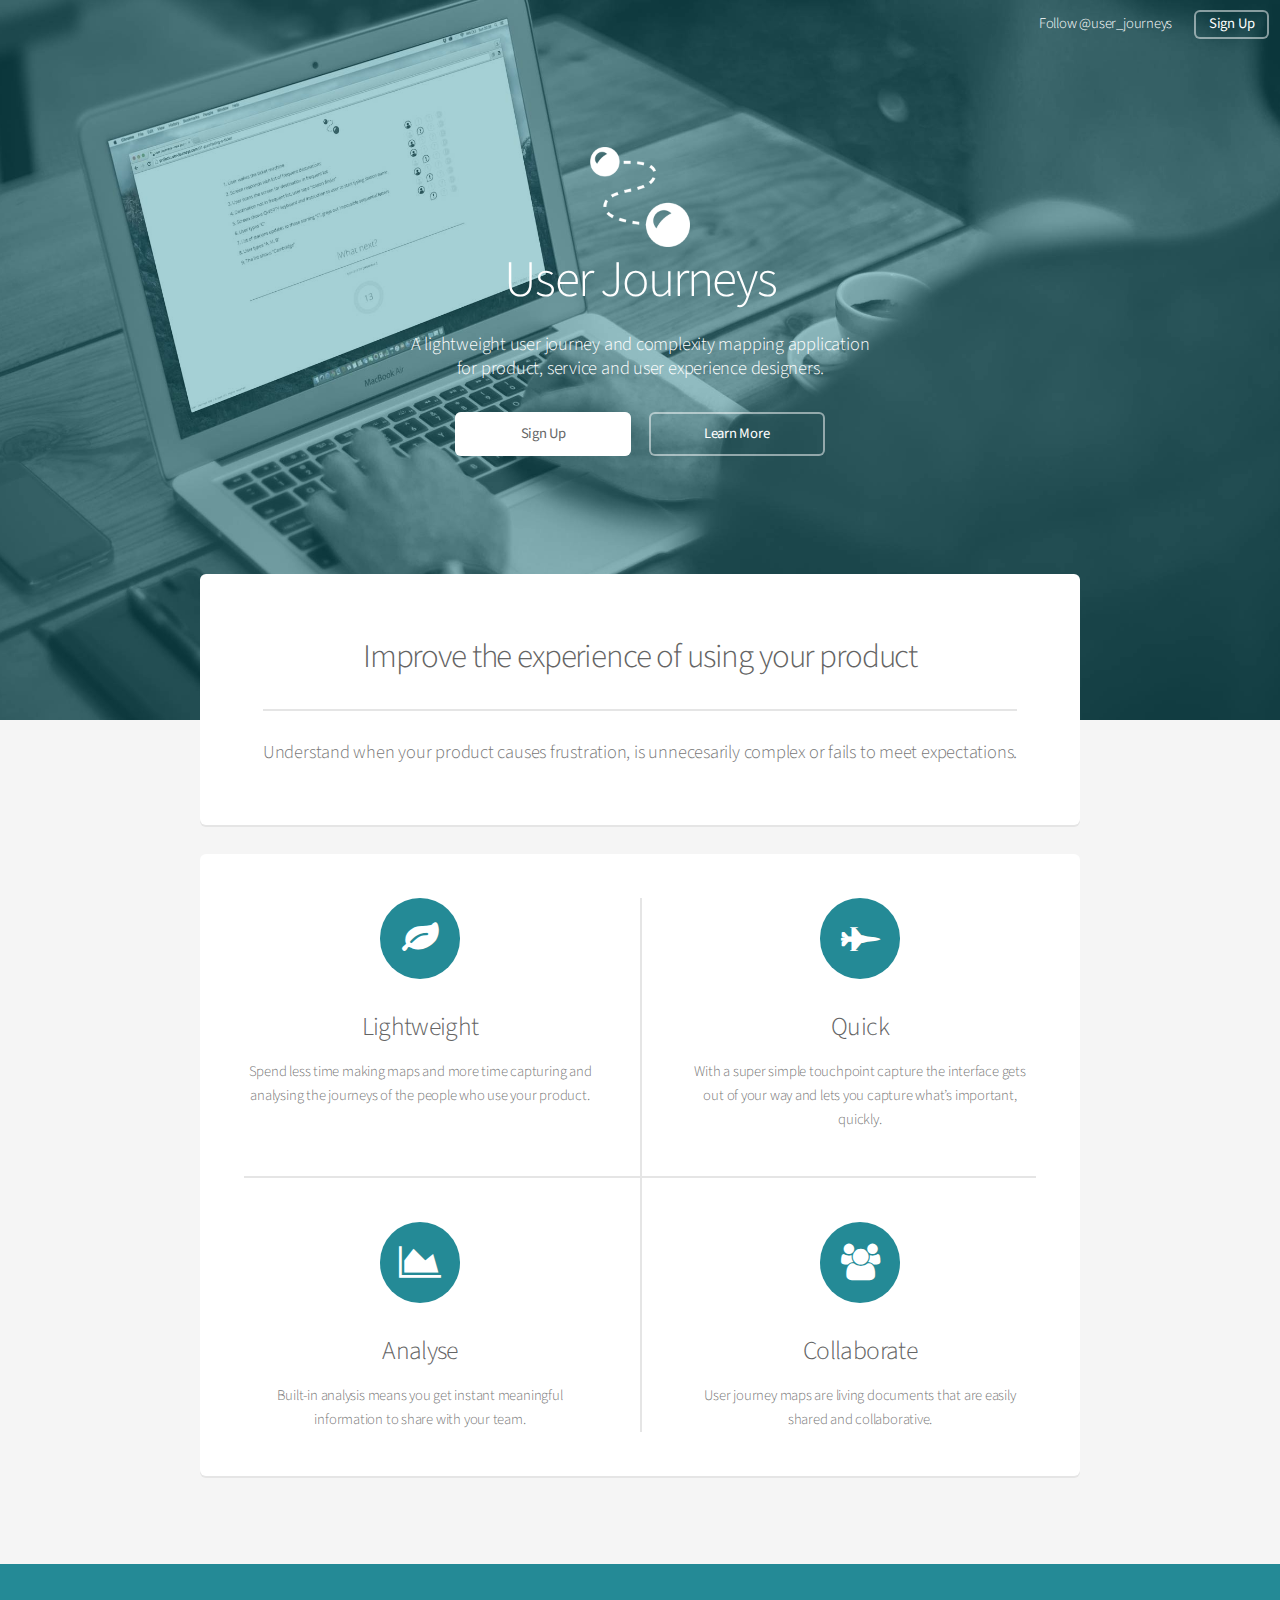
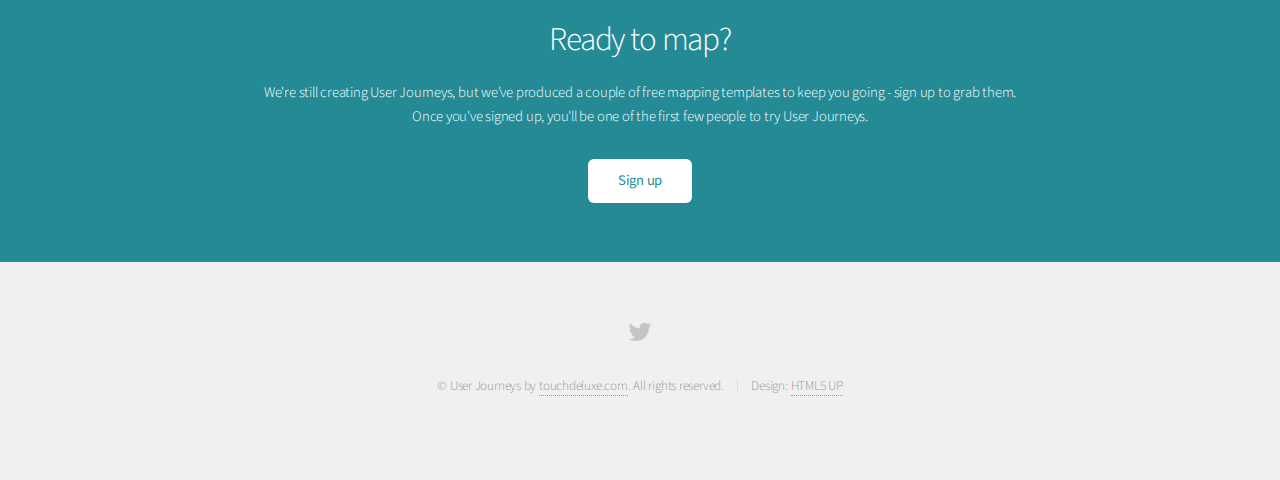
<file: index.html>
<!DOCTYPE HTML>
<!--
	Alpha by HTML5 UP
	html5up.net | @n33co
	Free for personal and commercial use under the CCA 3.0 license (html5up.net/license)
-->
<html>
	<head>
		<title>User Journeys | Lightweight user journey mapping</title>
		<meta charset="utf-8" />
		<meta name="viewport" content="width=device-width, initial-scale=1" />
		<!--[if lte IE 8]><script src="assets/js/ie/html5shiv.js"></script><![endif]-->
		<link rel="stylesheet" href="assets/css/main.css" />
		<!--[if lte IE 8]><link rel="stylesheet" href="assets/css/ie8.css" /><![endif]-->
		<!-- <link rel="icon" href="favicon.ico"> -->
		<link rel="shortcut icon" type="image/png" href="/favicon.png">

		<script>
	  (function(i,s,o,g,r,a,m){i['GoogleAnalyticsObject']=r;i[r]=i[r]||function(){
	  (i[r].q=i[r].q||[]).push(arguments)},i[r].l=1*new Date();a=s.createElement(o),
	  m=s.getElementsByTagName(o)[0];a.async=1;a.src=g;m.parentNode.insertBefore(a,m)
	  })(window,document,'script','//www.google-analytics.com/analytics.js','ga');

	  ga('create', 'UA-74766334-2', 'auto');
	  ga('send', 'pageview');

		</script>


	</head>
	<body class="landing">
		<div id="page-wrapper">

			<!-- Header -->
				<header id="header" class="alt">
					
					<nav id="nav">
						<ul>
							<li><a href="http://www.twitter.com/user_journeys" target="_blank">Follow @user_journeys</a>
						
							<li><a href="signup/index.html" class="button">Sign Up</a></li>
						</ul>
					</nav>
				</header>

			<!-- Banner -->
				<section id="banner">
					<img src="images/logo.png" height="100px" width="100px"/>
					<h2>User Journeys</h2>
					<p>A lightweight user journey and complexity mapping application <br/>
						for product, service and user experience designers.</p>
					<ul class="actions">
						<li><a href="signup/" class="button special">Sign Up</a></li>
						<li><a href="#main" class="button">Learn More</a></li>
					</ul>
				</section>

			<!-- Main -->
				<section id="main" class="container">

					<section class="box special">
						<header class="major">
							<h2>Improve the experience of using your product
							</h2>
							<p>Understand when your product causes frustration, is unnecesarily complex or fails to meet expectations.</p>
						</header>
						<!-- <span class="image featured"><img src="images/start-a-user-journey.gif" alt="" /></span> -->
					</section>

					<section id="features" class="box special features">
						<div class="features-row">
							<section>
								<span class="icon major fa-leaf accent2"></span>
								<h3>Lightweight</h3>
								<p>Spend less time making maps and more time capturing and analysing the journeys of the people who use your product.</p>
							</section>
							<section>
								<span class="icon major fa-fighter-jet accent2"></span>
								<h3>Quick</h3>
								<p>With a super simple touchpoint capture the interface gets out of your way and lets you capture what’s important, quickly.</p>
							</section>
						</div>
						<div class="features-row">
							<section>
								<span class="icon major fa-area-chart accent2"></span>
								<h3>Analyse</h3>
								<p>Built-in analysis means you get instant meaningful information to share with your team.</p>
							</section>
							<section>
								<span class="icon major fa-users accent2"></span>
								<h3>Collaborate</h3>
								<p>User journey maps are living documents that are easily shared and collaborative.</p>
							</section>
						</div>
					</section>

					<!-- <div class="row">
						<div class="6u 12u(narrower)">

							<section class="box special">
								<span class="image featured"><img src="images/pic02.jpg" alt="" /></span>
								<h3>Map by complexity</h3>
								<p>Integer volutpat ante et accumsan commophasellus sed aliquam feugiat lorem aliquet ut enim rutrum phasellus iaculis accumsan dolore magna aliquam veroeros.</p>
								<ul class="actions">
									<li><a href="#" class="button alt">Learn More</a></li>
								</ul>
							</section>

						</div>
						<div class="6u 12u(narrower)">

							<section class="box special">
								<span class="image featured"><img src="images/pic03.jpg" alt="" /></span>
								<h3>Map by emotion</h3>
								<p>Integer volutpat ante et accumsan commophasellus sed aliquam feugiat lorem aliquet ut enim rutrum phasellus iaculis accumsan dolore magna aliquam veroeros.</p>
								<ul class="actions">
									<li><a href="#" class="button alt">Learn More</a></li>
								</ul>
							</section>

						</div>
					</div> -->

				</section>

			<!-- CTA -->
				<section id="cta">

					<h2>Ready to map?</h2>
					<p>We're still creating User Journeys, but we've produced a couple of free mapping templates to keep you going - sign up to grab them. <br/>Once you've signed up, you'll be one of the first few people to try User Journeys.</p>

					<form>
						<div class="row uniform 50%">
							<!-- <div class="8u 12u(mobilep)">
								<input type="email" name="email" id="email" placeholder="Email Address" />
							</div> -->
							<div class="12u 12u(mobilep)">
								
								<a href="signup/" class="button">Sign up</a>
							</div>
						</div>
					</form>

				</section>

			<!-- Footer -->
				<footer id="footer">
					<ul class="icons">
						<li><a href="http://www.twitter.com/user_journeys" class="icon fa-twitter"><span class="label">Twitter</span></a></li>

					</ul>
					<ul class="copyright">
						<li>&copy; User Journeys by <a href="http://www.touchdeluxe.com" target="_blank">touchdeluxe.com</a>. All rights reserved.</li><li>Design: <a href="http://html5up.net">HTML5 UP</a></li>
					</ul>
				</footer>

		</div>

		<!-- Scripts -->
			<script src="assets/js/jquery.min.js"></script>
			<script src="assets/js/jquery.dropotron.min.js"></script>
			<script src="assets/js/jquery.scrollgress.min.js"></script>
			<script src="assets/js/skel.min.js"></script>
			<script src="assets/js/util.js"></script>
			<!--[if lte IE 8]><script src="assets/js/ie/respond.min.js"></script><![endif]-->
			<script src="assets/js/main.js"></script>

	</body>
</html>
</file>
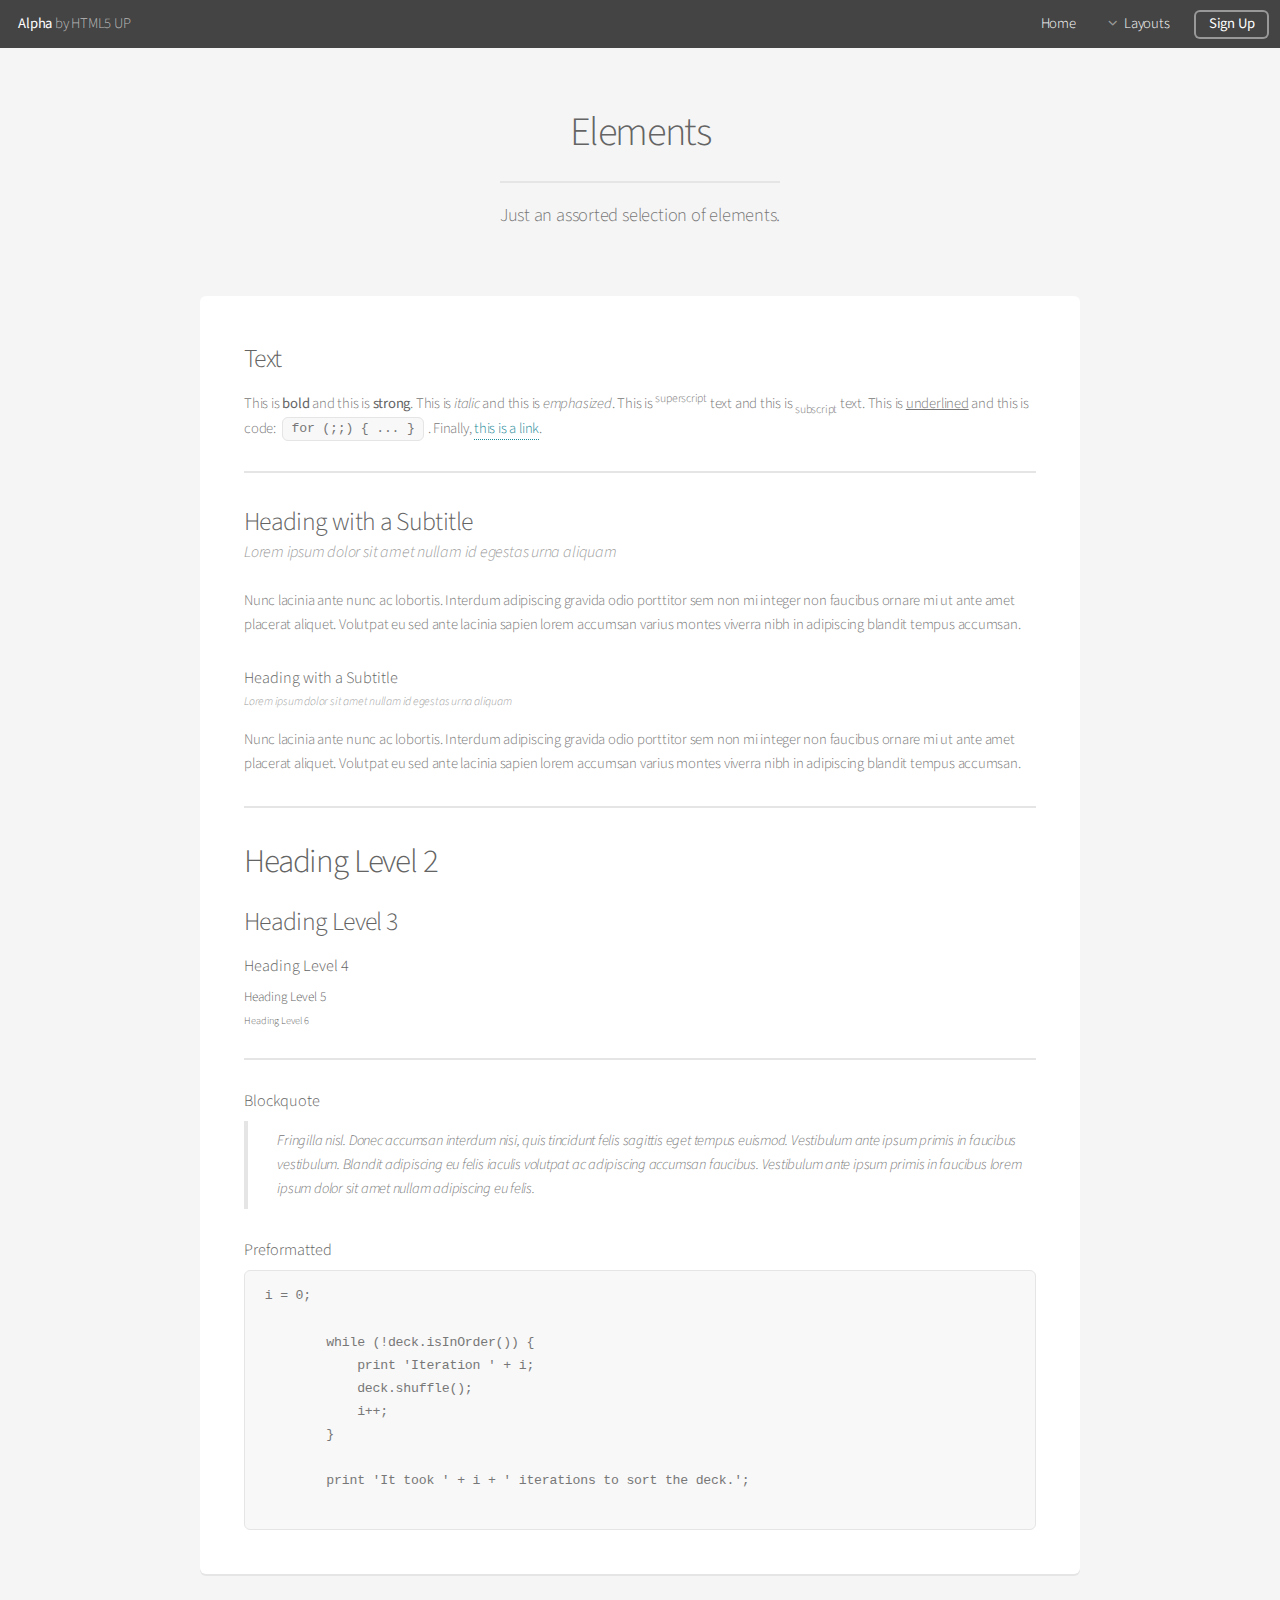
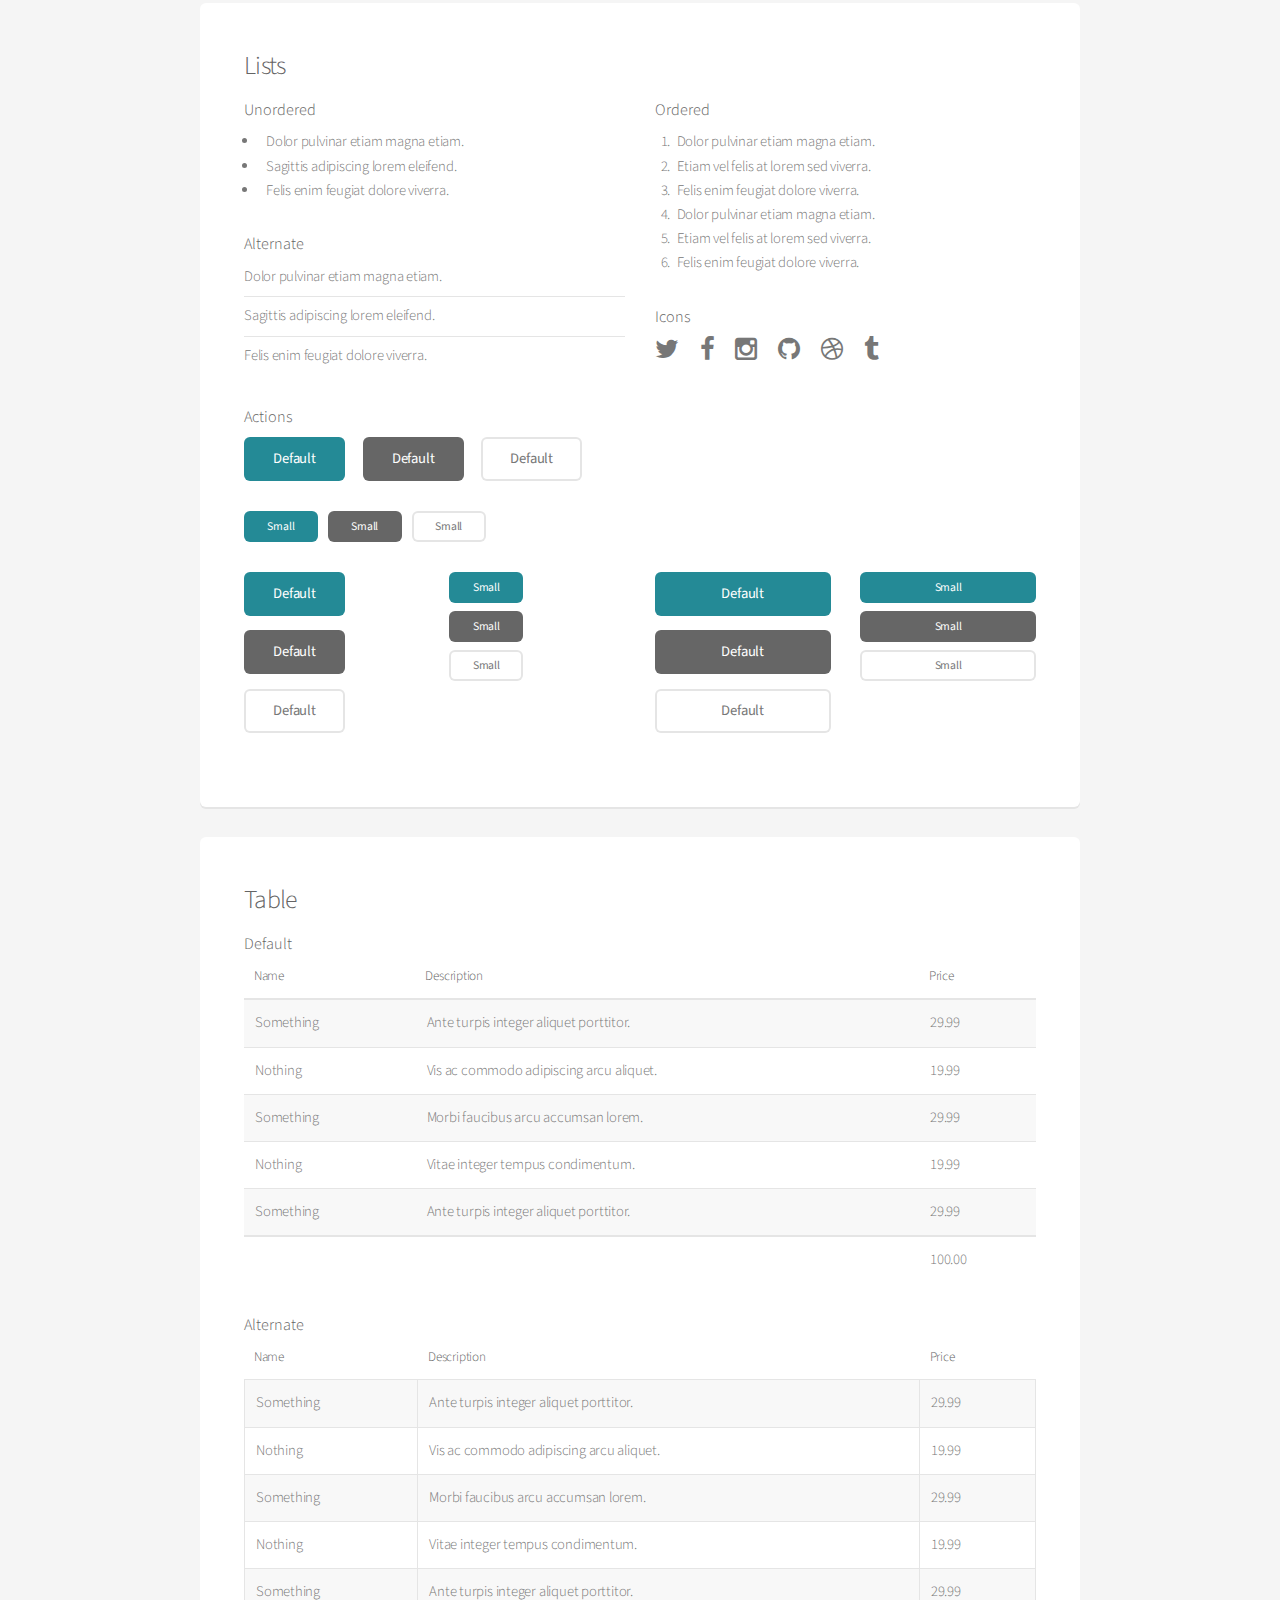
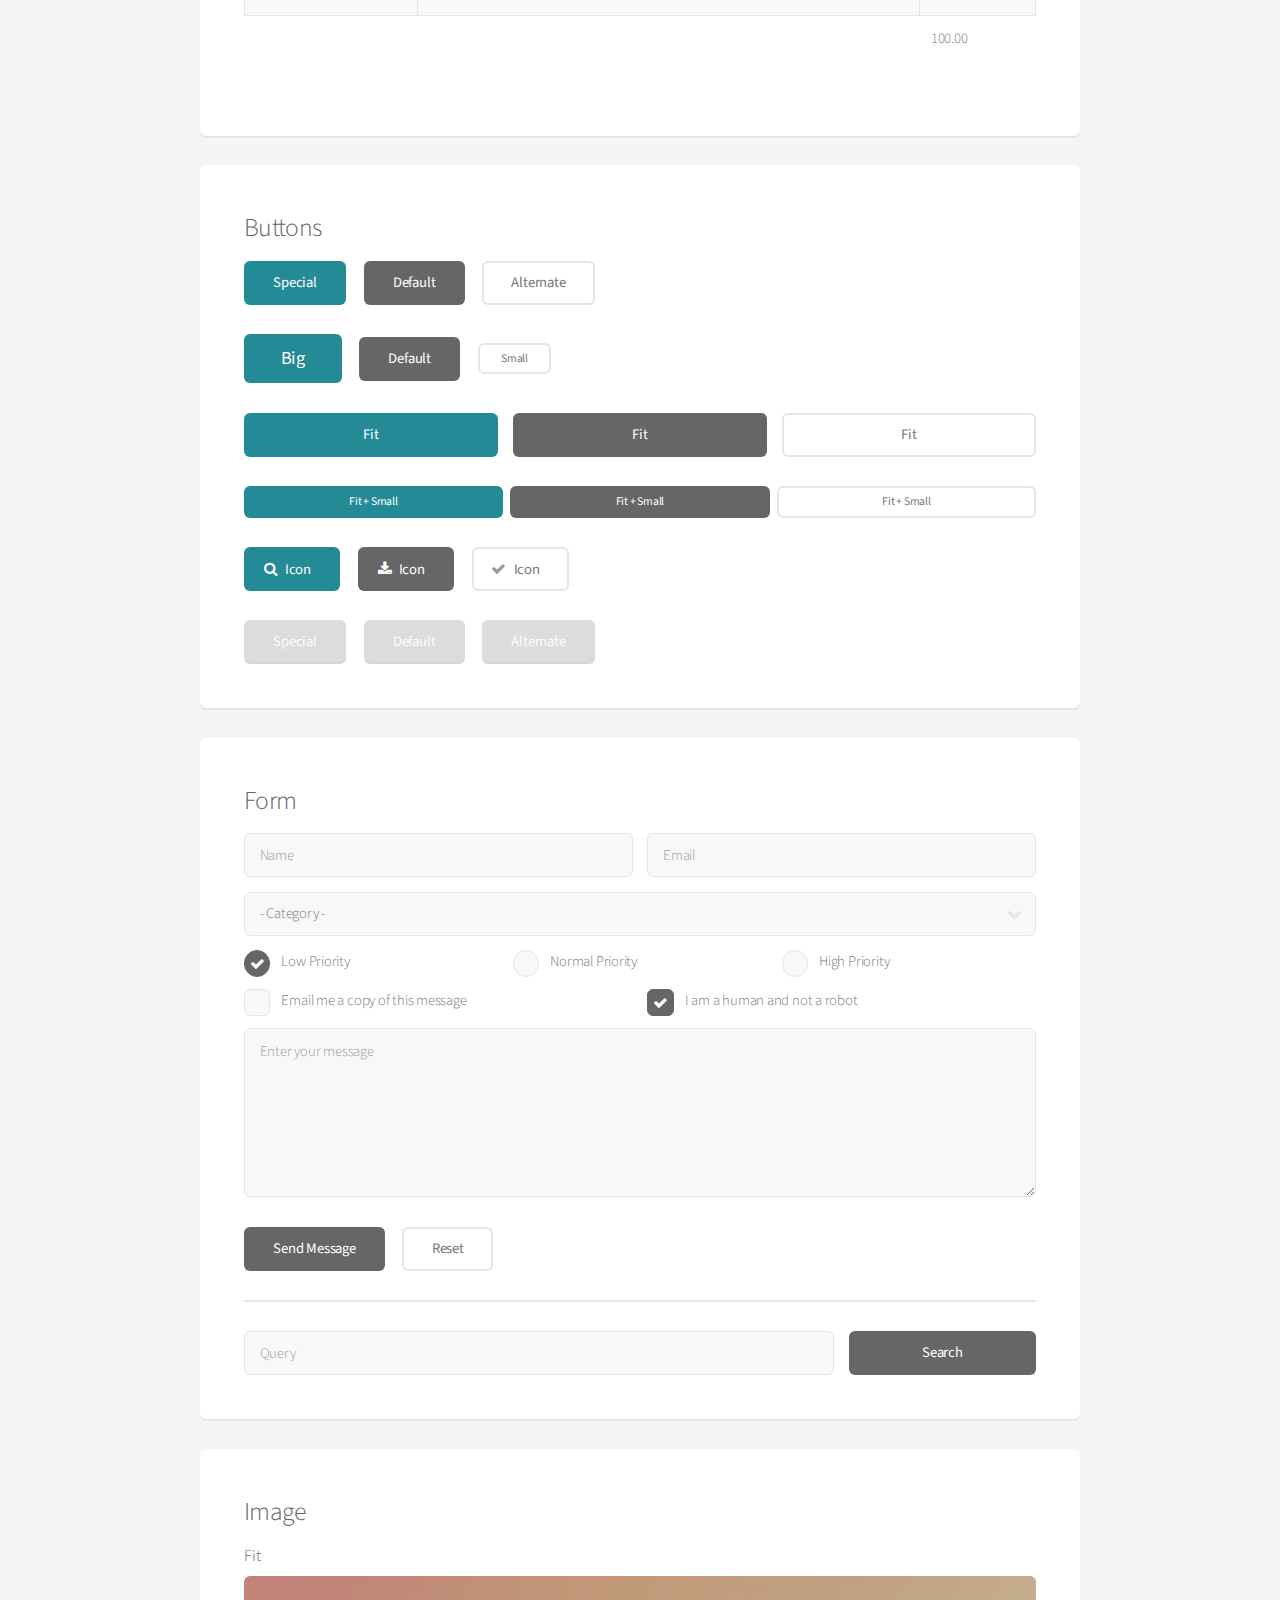
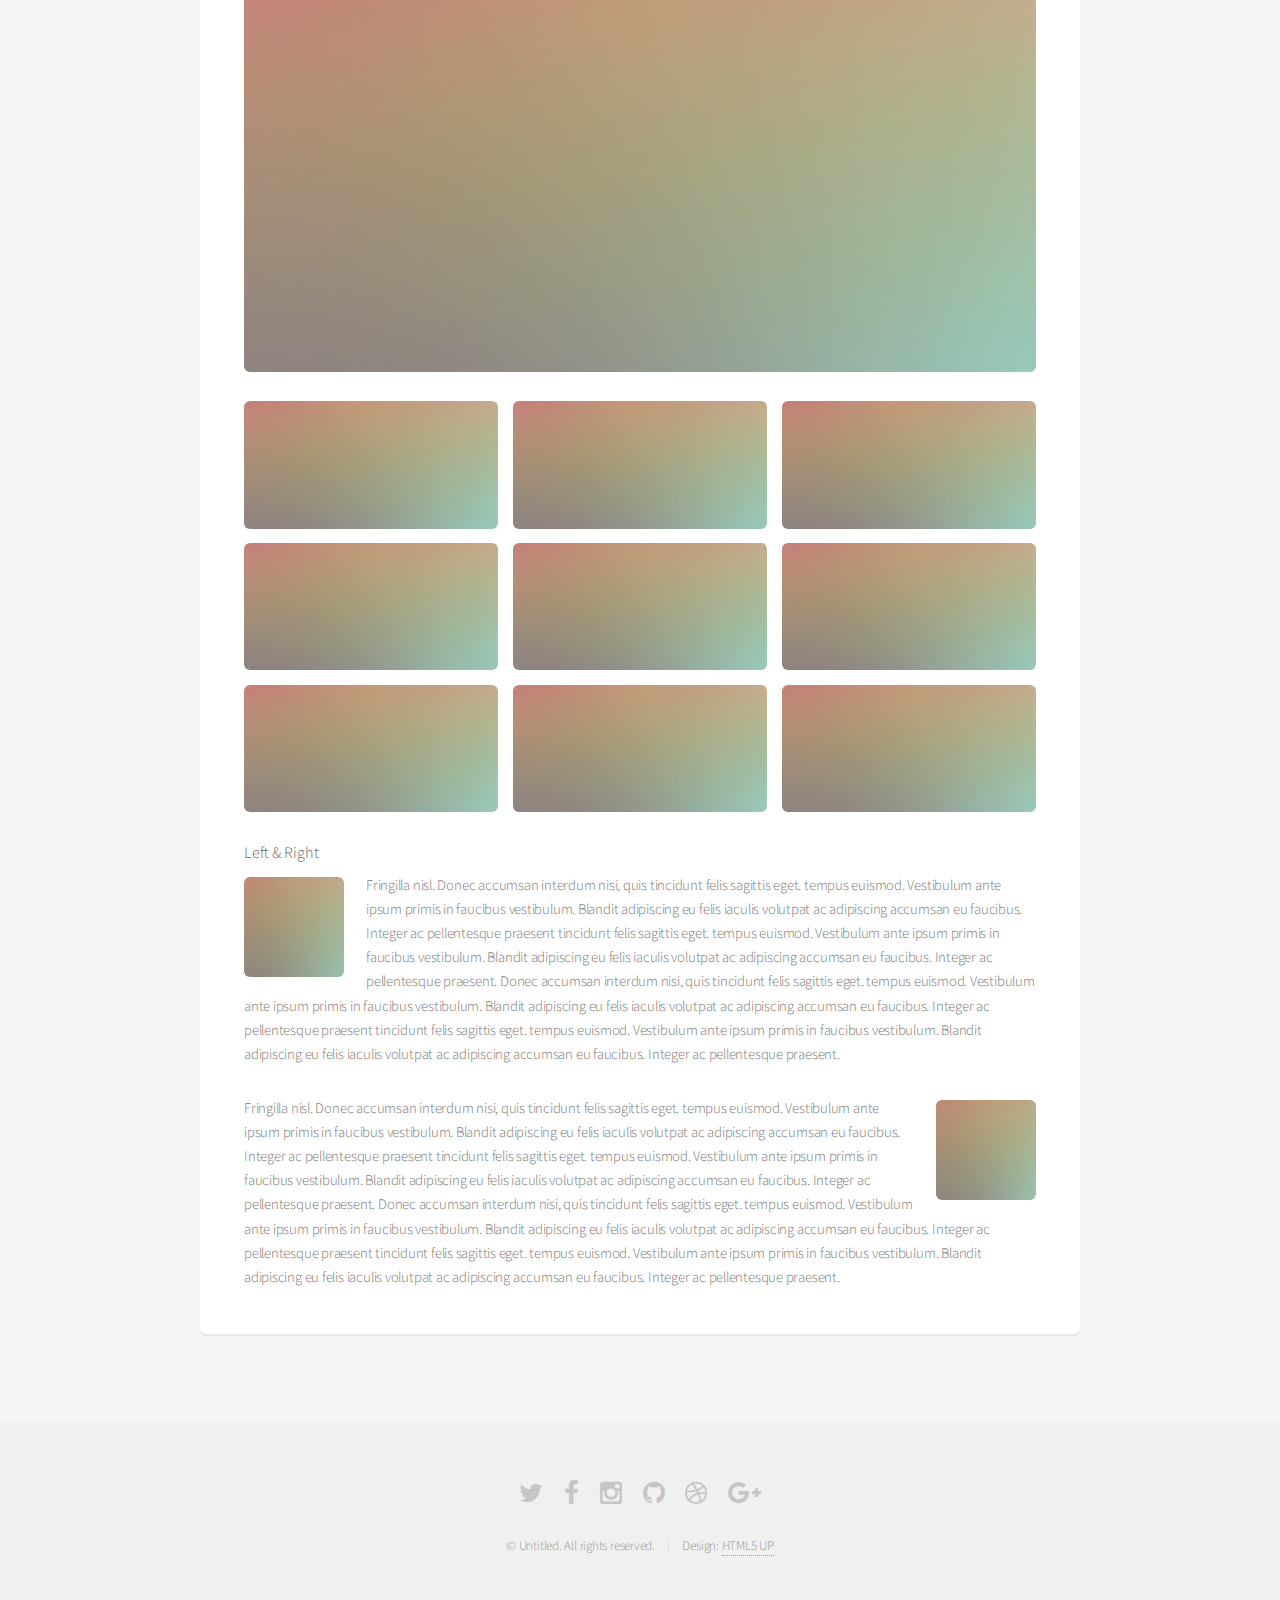
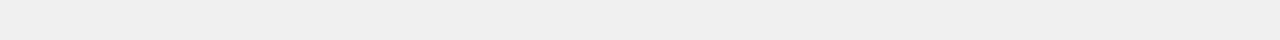
<file: elements.html>
<!DOCTYPE HTML>
<!--
	Alpha by HTML5 UP
	html5up.net | @n33co
	Free for personal and commercial use under the CCA 3.0 license (html5up.net/license)
-->
<html>
	<head>
		<title>Elements - Alpha by HTML5 UP</title>
		<meta charset="utf-8" />
		<meta name="viewport" content="width=device-width, initial-scale=1" />
		<!--[if lte IE 8]><script src="assets/js/ie/html5shiv.js"></script><![endif]-->
		<link rel="stylesheet" href="assets/css/main.css" />
		<!--[if lte IE 8]><link rel="stylesheet" href="assets/css/ie8.css" /><![endif]-->
	</head>
	<body>
		<div id="page-wrapper">

			<!-- Header -->
				<header id="header">
					<h1><a href="index.html">Alpha</a> by HTML5 UP</h1>
					<nav id="nav">
						<ul>
							<li><a href="index.html">Home</a></li>
							<li>
								<a href="#" class="icon fa-angle-down">Layouts</a>
								<ul>
									<li><a href="generic.html">Generic</a></li>
									<li><a href="contact.html">Contact</a></li>
									<li><a href="elements.html">Elements</a></li>
									<li>
										<a href="#">Submenu</a>
										<ul>
											<li><a href="#">Option One</a></li>
											<li><a href="#">Option Two</a></li>
											<li><a href="#">Option Three</a></li>
											<li><a href="#">Option Four</a></li>
										</ul>
									</li>
								</ul>
							</li>
							<li><a href="#" class="button">Sign Up</a></li>
						</ul>
					</nav>
				</header>

			<!-- Main -->
				<section id="main" class="container">
					<header>
						<h2>Elements</h2>
						<p>Just an assorted selection of elements.</p>
					</header>
					<div class="row">
						<div class="12u">

							<!-- Text -->
								<section class="box">
									<h3>Text</h3>
									<p>This is <b>bold</b> and this is <strong>strong</strong>. This is <i>italic</i> and this is <em>emphasized</em>.
									This is <sup>superscript</sup> text and this is <sub>subscript</sub> text.
									This is <u>underlined</u> and this is code: <code>for (;;) { ... }</code>. Finally, <a href="#">this is a link</a>.</p>

									<hr />

									<header>
										<h3>Heading with a Subtitle</h3>
										<p>Lorem ipsum dolor sit amet nullam id egestas urna aliquam</p>
									</header>
									<p>Nunc lacinia ante nunc ac lobortis. Interdum adipiscing gravida odio porttitor sem non mi integer non faucibus ornare mi ut ante amet placerat aliquet. Volutpat eu sed ante lacinia sapien lorem accumsan varius montes viverra nibh in adipiscing blandit tempus accumsan.</p>
									<header>
										<h4>Heading with a Subtitle</h4>
										<p>Lorem ipsum dolor sit amet nullam id egestas urna aliquam</p>
									</header>
									<p>Nunc lacinia ante nunc ac lobortis. Interdum adipiscing gravida odio porttitor sem non mi integer non faucibus ornare mi ut ante amet placerat aliquet. Volutpat eu sed ante lacinia sapien lorem accumsan varius montes viverra nibh in adipiscing blandit tempus accumsan.</p>

									<hr />

									<h2>Heading Level 2</h2>
									<h3>Heading Level 3</h3>
									<h4>Heading Level 4</h4>
									<h5>Heading Level 5</h5>
									<h6>Heading Level 6</h6>

									<hr />

									<h4>Blockquote</h4>
									<blockquote>Fringilla nisl. Donec accumsan interdum nisi, quis tincidunt felis sagittis eget tempus euismod. Vestibulum ante ipsum primis in faucibus vestibulum. Blandit adipiscing eu felis iaculis volutpat ac adipiscing accumsan faucibus. Vestibulum ante ipsum primis in faucibus lorem ipsum dolor sit amet nullam adipiscing eu felis.</blockquote>

									<h4>Preformatted</h4>
									<pre>i = 0;

	while (!deck.isInOrder()) {
	    print 'Iteration ' + i;
	    deck.shuffle();
	    i++;
	}

	print 'It took ' + i + ' iterations to sort the deck.';
	</pre>
								</section>

						</div>
					</div>
					<div class="row">
						<div class="12u">

							<!-- Lists -->
								<section class="box">
									<h3>Lists</h3>
									<div class="row">
										<div class="6u 12u(mobilep)">

											<h4>Unordered</h4>
											<ul>
												<li>Dolor pulvinar etiam magna etiam.</li>
												<li>Sagittis adipiscing lorem eleifend.</li>
												<li>Felis enim feugiat dolore viverra.</li>
											</ul>

											<h4>Alternate</h4>
											<ul class="alt">
												<li>Dolor pulvinar etiam magna etiam.</li>
												<li>Sagittis adipiscing lorem eleifend.</li>
												<li>Felis enim feugiat dolore viverra.</li>
											</ul>

										</div>
										<div class="6u 12u(mobilep)">

											<h4>Ordered</h4>
											<ol>
												<li>Dolor pulvinar etiam magna etiam.</li>
												<li>Etiam vel felis at lorem sed viverra.</li>
												<li>Felis enim feugiat dolore viverra.</li>
												<li>Dolor pulvinar etiam magna etiam.</li>
												<li>Etiam vel felis at lorem sed viverra.</li>
												<li>Felis enim feugiat dolore viverra.</li>
											</ol>

											<h4>Icons</h4>
											<ul class="icons">
												<li><a href="#" class="icon fa-twitter"><span class="label">Twitter</span></a></li>
												<li><a href="#" class="icon fa-facebook"><span class="label">Facebook</span></a></li>
												<li><a href="#" class="icon fa-instagram"><span class="label">Instagram</span></a></li>
												<li><a href="#" class="icon fa-github"><span class="label">Github</span></a></li>
												<li><a href="#" class="icon fa-dribbble"><span class="label">Dribbble</span></a></li>
												<li><a href="#" class="icon fa-tumblr"><span class="label">Tumblr</span></a></li>
											</ul>

										</div>
									</div>

									<h4>Actions</h4>
									<ul class="actions">
										<li><a href="#" class="button special">Default</a></li>
										<li><a href="#" class="button">Default</a></li>
										<li><a href="#" class="button alt">Default</a></li>
									</ul>
									<ul class="actions small">
										<li><a href="#" class="button special small">Small</a></li>
										<li><a href="#" class="button small">Small</a></li>
										<li><a href="#" class="button alt small">Small</a></li>
									</ul>
									<div class="row">
										<div class="3u 6u(narrower) 12u$(mobilep)">
											<ul class="actions vertical">
												<li><a href="#" class="button special">Default</a></li>
												<li><a href="#" class="button">Default</a></li>
												<li><a href="#" class="button alt">Default</a></li>
											</ul>
										</div>
										<div class="3u 6u$(narrower) 12u$(mobilep)">
											<ul class="actions vertical small">
												<li><a href="#" class="button special small">Small</a></li>
												<li><a href="#" class="button small">Small</a></li>
												<li><a href="#" class="button alt small">Small</a></li>
											</ul>
										</div>
										<div class="3u 6u(narrower) 12u$(mobilep)">
											<ul class="actions vertical">
												<li><a href="#" class="button special fit">Default</a></li>
												<li><a href="#" class="button fit">Default</a></li>
												<li><a href="#" class="button alt fit">Default</a></li>
											</ul>
										</div>
										<div class="3u 6u$(narrower) 12u$(mobilep)">
											<ul class="actions vertical small">
												<li><a href="#" class="button special small fit">Small</a></li>
												<li><a href="#" class="button small fit">Small</a></li>
												<li><a href="#" class="button alt small fit">Small</a></li>
											</ul>
										</div>
									</div>
								</section>

						</div>
					</div>
					<div class="row">
						<div class="12u">

							<!-- Table -->
								<section class="box">
									<h3>Table</h3>

									<h4>Default</h4>
									<div class="table-wrapper">
										<table>
											<thead>
												<tr>
													<th>Name</th>
													<th>Description</th>
													<th>Price</th>
												</tr>
											</thead>
											<tbody>
												<tr>
													<td>Something</td>
													<td>Ante turpis integer aliquet porttitor.</td>
													<td>29.99</td>
												</tr>
												<tr>
													<td>Nothing</td>
													<td>Vis ac commodo adipiscing arcu aliquet.</td>
													<td>19.99</td>
												</tr>
												<tr>
													<td>Something</td>
													<td> Morbi faucibus arcu accumsan lorem.</td>
													<td>29.99</td>
												</tr>
												<tr>
													<td>Nothing</td>
													<td>Vitae integer tempus condimentum.</td>
													<td>19.99</td>
												</tr>
												<tr>
													<td>Something</td>
													<td>Ante turpis integer aliquet porttitor.</td>
													<td>29.99</td>
												</tr>
											</tbody>
											<tfoot>
												<tr>
													<td colspan="2"></td>
													<td>100.00</td>
												</tr>
											</tfoot>
										</table>
									</div>

									<h4>Alternate</h4>
									<div class="table-wrapper">
										<table class="alt">
											<thead>
												<tr>
													<th>Name</th>
													<th>Description</th>
													<th>Price</th>
												</tr>
											</thead>
											<tbody>
												<tr>
													<td>Something</td>
													<td>Ante turpis integer aliquet porttitor.</td>
													<td>29.99</td>
												</tr>
												<tr>
													<td>Nothing</td>
													<td>Vis ac commodo adipiscing arcu aliquet.</td>
													<td>19.99</td>
												</tr>
												<tr>
													<td>Something</td>
													<td> Morbi faucibus arcu accumsan lorem.</td>
													<td>29.99</td>
												</tr>
												<tr>
													<td>Nothing</td>
													<td>Vitae integer tempus condimentum.</td>
													<td>19.99</td>
												</tr>
												<tr>
													<td>Something</td>
													<td>Ante turpis integer aliquet porttitor.</td>
													<td>29.99</td>
												</tr>
											</tbody>
											<tfoot>
												<tr>
													<td colspan="2"></td>
													<td>100.00</td>
												</tr>
											</tfoot>
										</table>
									</div>
								</section>

						</div>
					</div>
					<div class="row">
						<div class="12u">

							<!-- Buttons -->
								<section class="box">
									<h3>Buttons</h3>
									<ul class="actions">
										<li><a href="#" class="button special">Special</a></li>
										<li><a href="#" class="button">Default</a></li>
										<li><a href="#" class="button alt">Alternate</a></li>
									</ul>
									<ul class="actions">
										<li><a href="#" class="button special big">Big</a></li>
										<li><a href="#" class="button">Default</a></li>
										<li><a href="#" class="button alt small">Small</a></li>
									</ul>
									<ul class="actions fit">
										<li><a href="#" class="button special fit">Fit</a></li>
										<li><a href="#" class="button fit">Fit</a></li>
										<li><a href="#" class="button alt fit">Fit</a></li>
									</ul>
									<ul class="actions fit small">
										<li><a href="#" class="button special fit small">Fit + Small</a></li>
										<li><a href="#" class="button fit small">Fit + Small</a></li>
										<li><a href="#" class="button alt fit small">Fit + Small</a></li>
									</ul>
									<ul class="actions">
										<li><a href="#" class="button special icon fa-search">Icon</a></li>
										<li><a href="#" class="button icon fa-download">Icon</a></li>
										<li><a href="#" class="button alt icon fa-check">Icon</a></li>
									</ul>
									<ul class="actions">
										<li><span class="button special disabled">Special</span></li>
										<li><span class="button disabled">Default</span></li>
										<li><span class="button alt disabled">Alternate</span></li>
									</ul>
								</section>

						</div>
					</div>
					<div class="row">
						<div class="12u">

							<!-- Form -->
								<section class="box">
									<h3>Form</h3>
									<form method="post" action="#">
										<div class="row uniform 50%">
											<div class="6u 12u(mobilep)">
												<input type="text" name="name" id="name" value="" placeholder="Name" />
											</div>
											<div class="6u 12u(mobilep)">
												<input type="email" name="email" id="email" value="" placeholder="Email" />
											</div>
										</div>
										<div class="row uniform 50%">
											<div class="12u">
												<div class="select-wrapper">
													<select name="category" id="category">
														<option value="">- Category -</option>
														<option value="1">Manufacturing</option>
														<option value="1">Shipping</option>
														<option value="1">Administration</option>
														<option value="1">Human Resources</option>
													</select>
												</div>
											</div>
										</div>
										<div class="row uniform 50%">
											<div class="4u 12u(narrower)">
												<input type="radio" id="priority-low" name="priority" checked>
												<label for="priority-low">Low Priority</label>
											</div>
											<div class="4u 12u(narrower)">
												<input type="radio" id="priority-normal" name="priority">
												<label for="priority-normal">Normal Priority</label>
											</div>
											<div class="4u 12u(narrower)">
												<input type="radio" id="priority-high" name="priority">
												<label for="priority-high">High Priority</label>
											</div>
										</div>
										<div class="row uniform 50%">
											<div class="6u 12u(narrower)">
												<input type="checkbox" id="copy" name="copy">
												<label for="copy">Email me a copy of this message</label>
											</div>
											<div class="6u 12u(narrower)">
												<input type="checkbox" id="human" name="human" checked>
												<label for="human">I am a human and not a robot</label>
											</div>
										</div>
										<div class="row uniform 50%">
											<div class="12u">
												<textarea name="message" id="message" placeholder="Enter your message" rows="6"></textarea>
											</div>
										</div>
										<div class="row uniform">
											<div class="12u">
												<ul class="actions">
													<li><input type="submit" value="Send Message" /></li>
													<li><input type="reset" value="Reset" class="alt" /></li>
												</ul>
											</div>
										</div>
									</form>

									<hr />

									<form method="post" action="#">
										<div class="row uniform 50%">
											<div class="9u 12u(mobilep)">
												<input type="text" name="query" id="query" value="" placeholder="Query" />
											</div>
											<div class="3u 12u(mobilep)">
												<input type="submit" value="Search" class="fit" />
											</div>
										</div>
									</form>
								</section>

						</div>
					</div>
					<div class="row">
						<div class="12u">

							<!-- Image -->
								<section class="box">
									<h3>Image</h3>
									<h4>Fit</h4>
									<span class="image fit"><img src="images/pic04.jpg" alt="" /></span>
									<div class="box alt">
										<div class="row no-collapse 50% uniform">
											<div class="4u"><span class="image fit"><img src="images/pic04.jpg" alt="" /></span></div>
											<div class="4u"><span class="image fit"><img src="images/pic04.jpg" alt="" /></span></div>
											<div class="4u"><span class="image fit"><img src="images/pic04.jpg" alt="" /></span></div>
										</div>
										<div class="row no-collapse 50% uniform">
											<div class="4u"><span class="image fit"><img src="images/pic04.jpg" alt="" /></span></div>
											<div class="4u"><span class="image fit"><img src="images/pic04.jpg" alt="" /></span></div>
											<div class="4u"><span class="image fit"><img src="images/pic04.jpg" alt="" /></span></div>
										</div>
										<div class="row no-collapse 50% uniform">
											<div class="4u"><span class="image fit"><img src="images/pic04.jpg" alt="" /></span></div>
											<div class="4u"><span class="image fit"><img src="images/pic04.jpg" alt="" /></span></div>
											<div class="4u"><span class="image fit"><img src="images/pic04.jpg" alt="" /></span></div>
										</div>
									</div>

									<h4>Left &amp; Right</h4>
									<p><span class="image left"><img src="images/pic05.jpg" alt="" /></span>Fringilla nisl. Donec accumsan interdum nisi, quis tincidunt felis sagittis eget. tempus euismod. Vestibulum ante ipsum primis in faucibus vestibulum. Blandit adipiscing eu felis iaculis volutpat ac adipiscing accumsan eu faucibus. Integer ac pellentesque praesent tincidunt felis sagittis eget. tempus euismod. Vestibulum ante ipsum primis in faucibus vestibulum. Blandit adipiscing eu felis iaculis volutpat ac adipiscing accumsan eu faucibus. Integer ac pellentesque praesent. Donec accumsan interdum nisi, quis tincidunt felis sagittis eget. tempus euismod. Vestibulum ante ipsum primis in faucibus vestibulum. Blandit adipiscing eu felis iaculis volutpat ac adipiscing accumsan eu faucibus. Integer ac pellentesque praesent tincidunt felis sagittis eget. tempus euismod. Vestibulum ante ipsum primis in faucibus vestibulum. Blandit adipiscing eu felis iaculis volutpat ac adipiscing accumsan eu faucibus. Integer ac pellentesque praesent.</p>
									<p><span class="image right"><img src="images/pic05.jpg" alt="" /></span>Fringilla nisl. Donec accumsan interdum nisi, quis tincidunt felis sagittis eget. tempus euismod. Vestibulum ante ipsum primis in faucibus vestibulum. Blandit adipiscing eu felis iaculis volutpat ac adipiscing accumsan eu faucibus. Integer ac pellentesque praesent tincidunt felis sagittis eget. tempus euismod. Vestibulum ante ipsum primis in faucibus vestibulum. Blandit adipiscing eu felis iaculis volutpat ac adipiscing accumsan eu faucibus. Integer ac pellentesque praesent. Donec accumsan interdum nisi, quis tincidunt felis sagittis eget. tempus euismod. Vestibulum ante ipsum primis in faucibus vestibulum. Blandit adipiscing eu felis iaculis volutpat ac adipiscing accumsan eu faucibus. Integer ac pellentesque praesent tincidunt felis sagittis eget. tempus euismod. Vestibulum ante ipsum primis in faucibus vestibulum. Blandit adipiscing eu felis iaculis volutpat ac adipiscing accumsan eu faucibus. Integer ac pellentesque praesent.</p>
								</section>

						</div>
					</div>
				</section>

			<!-- Footer -->
				<footer id="footer">
					<ul class="icons">
						<li><a href="#" class="icon fa-twitter"><span class="label">Twitter</span></a></li>
						<li><a href="#" class="icon fa-facebook"><span class="label">Facebook</span></a></li>
						<li><a href="#" class="icon fa-instagram"><span class="label">Instagram</span></a></li>
						<li><a href="#" class="icon fa-github"><span class="label">Github</span></a></li>
						<li><a href="#" class="icon fa-dribbble"><span class="label">Dribbble</span></a></li>
						<li><a href="#" class="icon fa-google-plus"><span class="label">Google+</span></a></li>
					</ul>
					<ul class="copyright">
						<li>&copy; Untitled. All rights reserved.</li><li>Design: <a href="http://html5up.net">HTML5 UP</a></li>
					</ul>
				</footer>

		</div>

		<!-- Scripts -->
			<script src="assets/js/jquery.min.js"></script>
			<script src="assets/js/jquery.dropotron.min.js"></script>
			<script src="assets/js/jquery.scrollgress.min.js"></script>
			<script src="assets/js/skel.min.js"></script>
			<script src="assets/js/util.js"></script>
			<!--[if lte IE 8]><script src="assets/js/ie/respond.min.js"></script><![endif]-->
			<script src="assets/js/main.js"></script>

	</body>
</html>
</file>
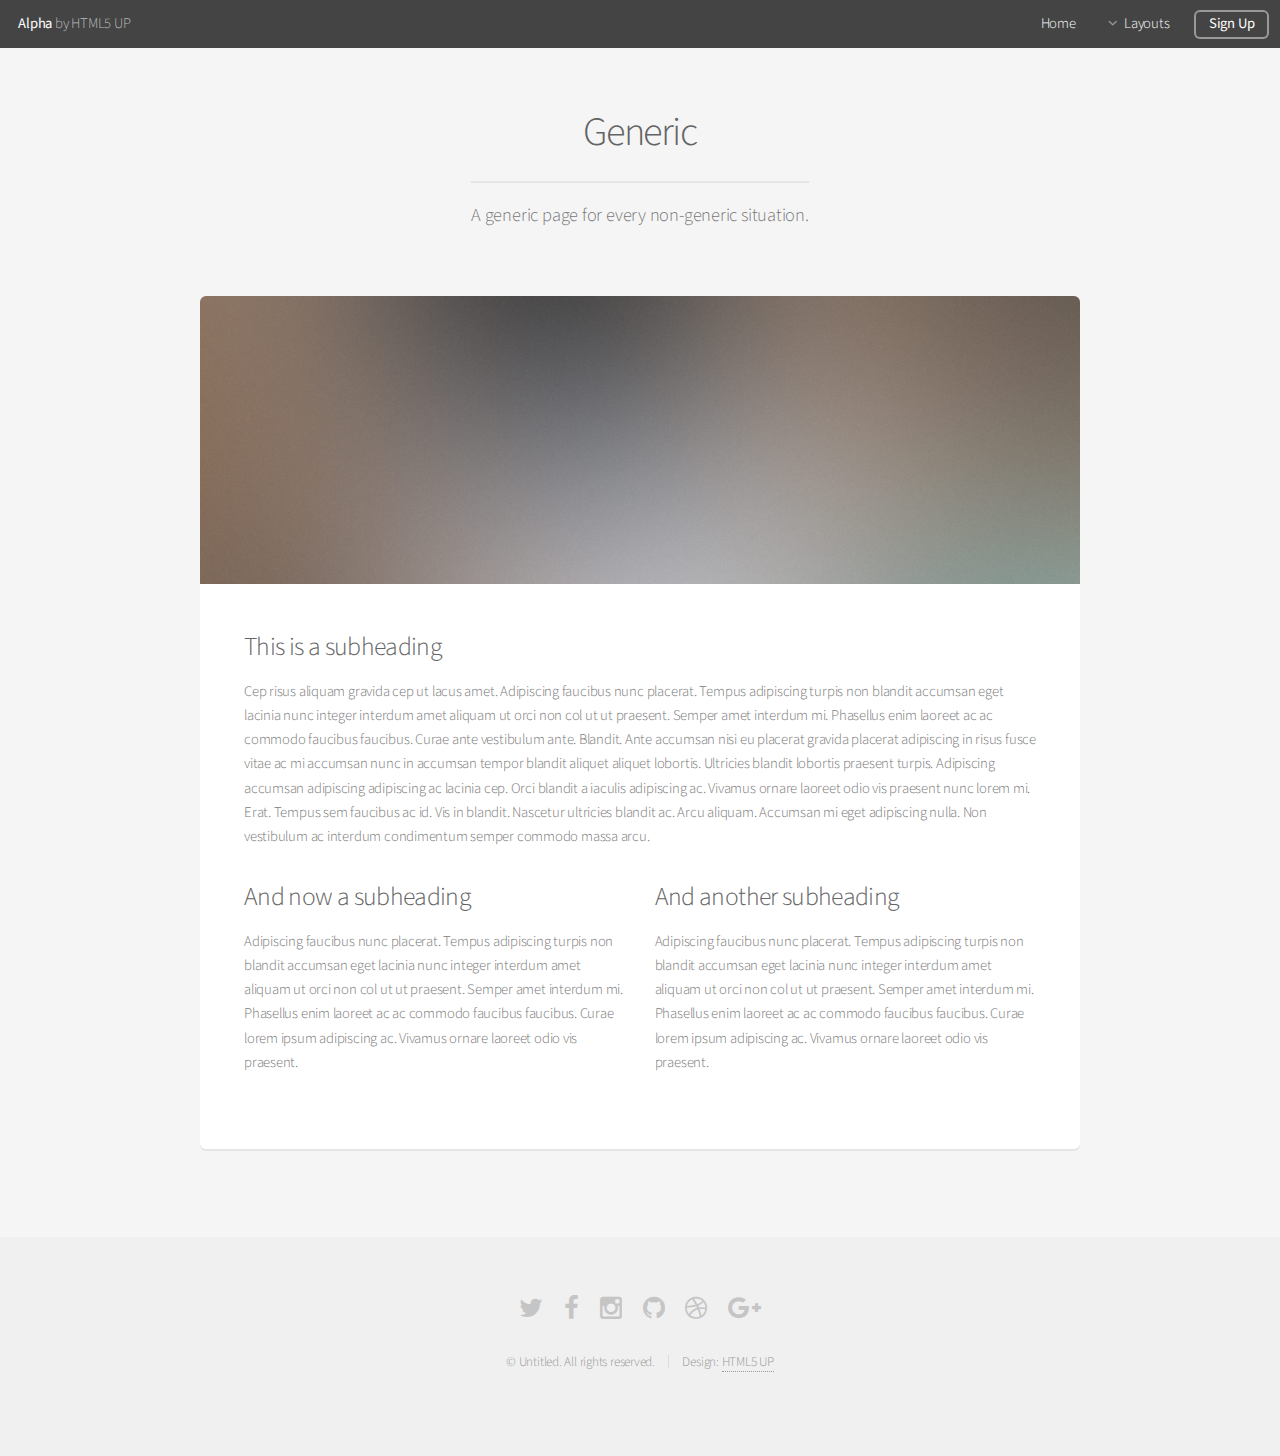
<file: generic.html>
<!DOCTYPE HTML>
<!--
	Alpha by HTML5 UP
	html5up.net | @n33co
	Free for personal and commercial use under the CCA 3.0 license (html5up.net/license)
-->
<html>
	<head>
		<title>Generic - Alpha by HTML5 UP</title>
		<meta charset="utf-8" />
		<meta name="viewport" content="width=device-width, initial-scale=1" />
		<!--[if lte IE 8]><script src="assets/js/ie/html5shiv.js"></script><![endif]-->
		<link rel="stylesheet" href="assets/css/main.css" />
		<!--[if lte IE 8]><link rel="stylesheet" href="assets/css/ie8.css" /><![endif]-->
	</head>
	<body>
		<div id="page-wrapper">

			<!-- Header -->
				<header id="header">
					<h1><a href="index.html">Alpha</a> by HTML5 UP</h1>
					<nav id="nav">
						<ul>
							<li><a href="index.html">Home</a></li>
							<li>
								<a href="#" class="icon fa-angle-down">Layouts</a>
								<ul>
									<li><a href="generic.html">Generic</a></li>
									<li><a href="contact.html">Contact</a></li>
									<li><a href="elements.html">Elements</a></li>
									<li>
										<a href="#">Submenu</a>
										<ul>
											<li><a href="#">Option One</a></li>
											<li><a href="#">Option Two</a></li>
											<li><a href="#">Option Three</a></li>
											<li><a href="#">Option Four</a></li>
										</ul>
									</li>
								</ul>
							</li>
							<li><a href="#" class="button">Sign Up</a></li>
						</ul>
					</nav>
				</header>

			<!-- Main -->
				<section id="main" class="container">
					<header>
						<h2>Generic</h2>
						<p>A generic page for every non-generic situation.</p>
					</header>
					<div class="box">
						<span class="image featured"><img src="images/pic01.jpg" alt="" /></span>
						<h3>This is a subheading</h3>
						<p>Cep risus aliquam gravida cep ut lacus amet. Adipiscing faucibus nunc placerat. Tempus adipiscing turpis non blandit accumsan eget lacinia nunc integer interdum amet aliquam ut orci non col ut ut praesent. Semper amet interdum mi. Phasellus enim laoreet ac ac commodo faucibus faucibus. Curae ante vestibulum ante. Blandit. Ante accumsan nisi eu placerat gravida placerat adipiscing in risus fusce vitae ac mi accumsan nunc in accumsan tempor blandit aliquet aliquet lobortis. Ultricies blandit lobortis praesent turpis. Adipiscing accumsan adipiscing adipiscing ac lacinia cep. Orci blandit a iaculis adipiscing ac. Vivamus ornare laoreet odio vis praesent nunc lorem mi. Erat. Tempus sem faucibus ac id. Vis in blandit. Nascetur ultricies blandit ac. Arcu aliquam. Accumsan mi eget adipiscing nulla. Non vestibulum ac interdum condimentum semper commodo massa arcu.</p>
						<div class="row">
							<div class="6u 12u(mobilep)">
								<h3>And now a subheading</h3>
								<p>Adipiscing faucibus nunc placerat. Tempus adipiscing turpis non blandit accumsan eget lacinia nunc integer interdum amet aliquam ut orci non col ut ut praesent. Semper amet interdum mi. Phasellus enim laoreet ac ac commodo faucibus faucibus. Curae lorem ipsum adipiscing ac. Vivamus ornare laoreet odio vis praesent.</p>
							</div>
							<div class="6u 12u(mobilep)">
								<h3>And another subheading</h3>
								<p>Adipiscing faucibus nunc placerat. Tempus adipiscing turpis non blandit accumsan eget lacinia nunc integer interdum amet aliquam ut orci non col ut ut praesent. Semper amet interdum mi. Phasellus enim laoreet ac ac commodo faucibus faucibus. Curae lorem ipsum adipiscing ac. Vivamus ornare laoreet odio vis praesent.</p>
							</div>
						</div>
					</div>
				</section>

			<!-- Footer -->
				<footer id="footer">
					<ul class="icons">
						<li><a href="#" class="icon fa-twitter"><span class="label">Twitter</span></a></li>
						<li><a href="#" class="icon fa-facebook"><span class="label">Facebook</span></a></li>
						<li><a href="#" class="icon fa-instagram"><span class="label">Instagram</span></a></li>
						<li><a href="#" class="icon fa-github"><span class="label">Github</span></a></li>
						<li><a href="#" class="icon fa-dribbble"><span class="label">Dribbble</span></a></li>
						<li><a href="#" class="icon fa-google-plus"><span class="label">Google+</span></a></li>
					</ul>
					<ul class="copyright">
						<li>&copy; Untitled. All rights reserved.</li><li>Design: <a href="http://html5up.net">HTML5 UP</a></li>
					</ul>
				</footer>

		</div>

		<!-- Scripts -->
			<script src="assets/js/jquery.min.js"></script>
			<script src="assets/js/jquery.dropotron.min.js"></script>
			<script src="assets/js/jquery.scrollgress.min.js"></script>
			<script src="assets/js/skel.min.js"></script>
			<script src="assets/js/util.js"></script>
			<!--[if lte IE 8]><script src="assets/js/ie/respond.min.js"></script><![endif]-->
			<script src="assets/js/main.js"></script>

	</body>
</html>
</file>
<file: assets/css/ie8.css>
/*
	Alpha by HTML5 UP
	html5up.net | @n33co
	Free for personal and commercial use under the CCA 3.0 license (html5up.net/license)
*/

/* Basic */

	pre, code {
		position: relative;
		-ms-behavior: url("assets/js/ie/PIE.htc");
	}

/* Form */

	input[type="text"],
	input[type="password"],
	input[type="email"],
	select,
	textarea {
		position: relative;
		-ms-behavior: url("assets/js/ie/PIE.htc");
		line-height: 3em;
	}

	input[type="checkbox"],
	input[type="radio"] {
		opacity: 1;
		z-index: auto;
	}

		input[type="checkbox"] + label:before,
		input[type="radio"] + label:before {
			display: none;
		}

/* Button */

	input[type="submit"],
	input[type="reset"],
	input[type="button"],
	.button {
		position: relative;
		-ms-behavior: url("assets/js/ie/PIE.htc");
	}

		input[type="submit"].alt,
		input[type="reset"].alt,
		input[type="button"].alt,
		.button.alt {
			border: solid 2px #e5e5e5;
		}

/* Box */

	.box {
		position: relative;
		-ms-behavior: url("assets/js/ie/PIE.htc");
	}

		.box .image.featured {
			margin: 2em 0;
			width: 100%;
		}

/* Icon */

	.icon.major {
		position: relative;
		-ms-behavior: url("assets/js/ie/PIE.htc");
	}

/* Image */

	.image {
		position: relative;
		-ms-behavior: url("assets/js/ie/PIE.htc");
	}

		.image img {
			position: relative;
			-ms-behavior: url("assets/js/ie/PIE.htc");
		}

/* Header */

	#header nav > ul > li a {
		color: #fff;
		display: inline-block;
		text-decoration: none;
		border: 0;
	}

		#header nav > ul > li a.icon:before {
			color: #fff;
			margin-right: 0.5em;
		}

	#header.alt {
		color: #fff;
	}

		#header.alt nav > ul > li a:not(.button).icon:before {
			color: rgba(255, 255, 255, 0.75);
		}

		#header.alt nav > ul > li.active a:not(.button) {
			background-color: rgba(255, 255, 255, 0.2);
		}

	.dropotron {
		border: solid 1px #e5e5e5;
	}

		.dropotron.level-0 {
			margin-top: 0;
		}

			.dropotron.level-0:before {
				display: none;
			}

/* Banner */

	#banner {
		background-attachment: scroll;
		background-image: url("../../images/banner.jpg");
		background-position: auto;
		background-repeat: no-repeat;
		background-size: cover;
		-ms-behavior: url("assets/js/ie/backgroundsize.min.htc");
	}

		#banner input[type="submit"],
		#banner input[type="reset"],
		#banner input[type="button"],
		#banner .button {
			border: solid 2px #fff;
		}

/* Main */

	#main {
		position: relative;
		z-index: 1;
	}

/* CTA */

	#cta input[type="text"],
	#cta input[type="password"],
	#cta input[type="email"],
	#cta select,
	#cta textarea {
		background: #e89980;
		border: solid 2px #fff;
	}

	#cta .formerize-placeholder {
		color: #fff !important;
	}
</file>
<file: assets/css/main.css>
@import url("font-awesome.min.css");
@import url("http://fonts.googleapis.com/css?family=Source+Sans+Pro:300,400,300italic,400italic");

/*
	Alpha by HTML5 UP
	html5up.net | @n33co
	Free for personal and commercial use under the CCA 3.0 license (html5up.net/license)
*/

/* Reset */

	html, body, div, span, applet, object, iframe, h1, h2, h3, h4, h5, h6, p, blockquote, pre, a, abbr, acronym, address, big, cite, code, del, dfn, em, img, ins, kbd, q, s, samp, small, strike, strong, sub, sup, tt, var, b, u, i, center, dl, dt, dd, ol, ul, li, fieldset, form, label, legend, table, caption, tbody, tfoot, thead, tr, th, td, article, aside, canvas, details, embed, figure, figcaption, footer, header, hgroup, menu, nav, output, ruby, section, summary, time, mark, audio, video {
		margin: 0;
		padding: 0;
		border: 0;
		font-size: 100%;
		font: inherit;
		vertical-align: baseline;
	}

	article, aside, details, figcaption, figure, footer, header, hgroup, menu, nav, section {
		display: block;
	}

	body {
		line-height: 1;
	}

	ol, ul {
		list-style: none;
	}

	blockquote, q {
		quotes: none;
	}

	blockquote:before, blockquote:after, q:before, q:after {
		content: '';
		content: none;
	}

	table {
		border-collapse: collapse;
		border-spacing: 0;
	}

	body {
		-webkit-text-size-adjust: none;
	}

/* Box Model */

	*, *:before, *:after {
		-moz-box-sizing: border-box;
		-webkit-box-sizing: border-box;
		box-sizing: border-box;
	}

/* Containers */

	.container {
		margin-left: auto;
		margin-right: auto;
	}

	.container.\31 25\25 {
		width: 100%;
		max-width: 75em;
		min-width: 60em;
	}

	.container.\37 5\25 {
		width: 45em;
	}

	.container.\35 0\25 {
		width: 30em;
	}

	.container.\32 5\25 {
		width: 15em;
	}

	.container {
		width: 60em;
	}

	@media screen and (max-width: 1680px) {

		.container.\31 25\25 {
			width: 100%;
			max-width: 75em;
			min-width: 60em;
		}

		.container.\37 5\25 {
			width: 45em;
		}

		.container.\35 0\25 {
			width: 30em;
		}

		.container.\32 5\25 {
			width: 15em;
		}

		.container {
			width: 60em;
		}

	}

	@media screen and (max-width: 1280px) {

		.container.\31 25\25 {
			width: 100%;
			max-width: 75em;
			min-width: 60em;
		}

		.container.\37 5\25 {
			width: 45em;
		}

		.container.\35 0\25 {
			width: 30em;
		}

		.container.\32 5\25 {
			width: 15em;
		}

		.container {
			width: 60em;
		}

	}

	@media screen and (max-width: 980px) {

		.container.\31 25\25 {
			width: 100%;
			max-width: 112.5%;
			min-width: 90%;
		}

		.container.\37 5\25 {
			width: 67.5%;
		}

		.container.\35 0\25 {
			width: 45%;
		}

		.container.\32 5\25 {
			width: 22.5%;
		}

		.container {
			width: 90%;
		}

	}

	@media screen and (max-width: 840px) {

		.container.\31 25\25 {
			width: 100%;
			max-width: 112.5%;
			min-width: 90%;
		}

		.container.\37 5\25 {
			width: 67.5%;
		}

		.container.\35 0\25 {
			width: 45%;
		}

		.container.\32 5\25 {
			width: 22.5%;
		}

		.container {
			width: 90% !important;
		}

	}

	@media screen and (max-width: 736px) {

		.container.\31 25\25 {
			width: 100%;
			max-width: 125%;
			min-width: 100%;
		}

		.container.\37 5\25 {
			width: 75%;
		}

		.container.\35 0\25 {
			width: 50%;
		}

		.container.\32 5\25 {
			width: 25%;
		}

		.container {
			width: 100% !important;
		}

	}

	@media screen and (max-width: 480px) {

		.container.\31 25\25 {
			width: 100%;
			max-width: 125%;
			min-width: 100%;
		}

		.container.\37 5\25 {
			width: 75%;
		}

		.container.\35 0\25 {
			width: 50%;
		}

		.container.\32 5\25 {
			width: 25%;
		}

		.container {
			width: 100% !important;
		}

	}

/* Grid */

	.row {
		border-bottom: solid 1px transparent;
		-moz-box-sizing: border-box;
		-webkit-box-sizing: border-box;
		box-sizing: border-box;
	}

	.row > * {
		float: left;
		-moz-box-sizing: border-box;
		-webkit-box-sizing: border-box;
		box-sizing: border-box;
	}

	.row:after, .row:before {
		content: '';
		display: block;
		clear: both;
		height: 0;
	}

	.row.uniform > * > :first-child {
		margin-top: 0;
	}

	.row.uniform > * > :last-child {
		margin-bottom: 0;
	}

	.row.\30 \25 > * {
		padding: 0 0 0 0em;
	}

	.row.\30 \25 {
		margin: 0 0 -1px 0em;
	}

	.row.uniform.\30 \25 > * {
		padding: 0em 0 0 0em;
	}

	.row.uniform.\30 \25 {
		margin: 0em 0 -1px 0em;
	}

	.row > * {
		padding: 0 0 0 2em;
	}

	.row {
		margin: 0 0 -1px -2em;
	}

	.row.uniform > * {
		padding: 2em 0 0 2em;
	}

	.row.uniform {
		margin: -2em 0 -1px -2em;
	}

	.row.\32 00\25 > * {
		padding: 0 0 0 4em;
	}

	.row.\32 00\25 {
		margin: 0 0 -1px -4em;
	}

	.row.uniform.\32 00\25 > * {
		padding: 4em 0 0 4em;
	}

	.row.uniform.\32 00\25 {
		margin: -4em 0 -1px -4em;
	}

	.row.\31 50\25 > * {
		padding: 0 0 0 3em;
	}

	.row.\31 50\25 {
		margin: 0 0 -1px -3em;
	}

	.row.uniform.\31 50\25 > * {
		padding: 3em 0 0 3em;
	}

	.row.uniform.\31 50\25 {
		margin: -3em 0 -1px -3em;
	}

	.row.\35 0\25 > * {
		padding: 0 0 0 1em;
	}

	.row.\35 0\25 {
		margin: 0 0 -1px -1em;
	}

	.row.uniform.\35 0\25 > * {
		padding: 1em 0 0 1em;
	}

	.row.uniform.\35 0\25 {
		margin: -1em 0 -1px -1em;
	}

	.row.\32 5\25 > * {
		padding: 0 0 0 0.5em;
	}

	.row.\32 5\25 {
		margin: 0 0 -1px -0.5em;
	}

	.row.uniform.\32 5\25 > * {
		padding: 0.5em 0 0 0.5em;
	}

	.row.uniform.\32 5\25 {
		margin: -0.5em 0 -1px -0.5em;
	}

	.\31 2u, .\31 2u\24 {
		width: 100%;
		clear: none;
		margin-left: 0;
	}

	.\31 1u, .\31 1u\24 {
		width: 91.6666666667%;
		clear: none;
		margin-left: 0;
	}

	.\31 0u, .\31 0u\24 {
		width: 83.3333333333%;
		clear: none;
		margin-left: 0;
	}

	.\39 u, .\39 u\24 {
		width: 75%;
		clear: none;
		margin-left: 0;
	}

	.\38 u, .\38 u\24 {
		width: 66.6666666667%;
		clear: none;
		margin-left: 0;
	}

	.\37 u, .\37 u\24 {
		width: 58.3333333333%;
		clear: none;
		margin-left: 0;
	}

	.\36 u, .\36 u\24 {
		width: 50%;
		clear: none;
		margin-left: 0;
	}

	.\35 u, .\35 u\24 {
		width: 41.6666666667%;
		clear: none;
		margin-left: 0;
	}

	.\34 u, .\34 u\24 {
		width: 33.3333333333%;
		clear: none;
		margin-left: 0;
	}

	.\33 u, .\33 u\24 {
		width: 25%;
		clear: none;
		margin-left: 0;
	}

	.\32 u, .\32 u\24 {
		width: 16.6666666667%;
		clear: none;
		margin-left: 0;
	}

	.\31 u, .\31 u\24 {
		width: 8.3333333333%;
		clear: none;
		margin-left: 0;
	}

	.\31 2u\24 + *,
	.\31 1u\24 + *,
	.\31 0u\24 + *,
	.\39 u\24 + *,
	.\38 u\24 + *,
	.\37 u\24 + *,
	.\36 u\24 + *,
	.\35 u\24 + *,
	.\34 u\24 + *,
	.\33 u\24 + *,
	.\32 u\24 + *,
	.\31 u\24 + * {
		clear: left;
	}

	.\-11u {
		margin-left: 91.66667%;
	}

	.\-10u {
		margin-left: 83.33333%;
	}

	.\-9u {
		margin-left: 75%;
	}

	.\-8u {
		margin-left: 66.66667%;
	}

	.\-7u {
		margin-left: 58.33333%;
	}

	.\-6u {
		margin-left: 50%;
	}

	.\-5u {
		margin-left: 41.66667%;
	}

	.\-4u {
		margin-left: 33.33333%;
	}

	.\-3u {
		margin-left: 25%;
	}

	.\-2u {
		margin-left: 16.66667%;
	}

	.\-1u {
		margin-left: 8.33333%;
	}

	@media screen and (max-width: 1680px) {

		.row > * {
			padding: 0 0 0 2em;
		}

		.row {
			margin: 0 0 -1px -2em;
		}

		.row.uniform > * {
			padding: 2em 0 0 2em;
		}

		.row.uniform {
			margin: -2em 0 -1px -2em;
		}

		.row.\32 00\25 > * {
			padding: 0 0 0 4em;
		}

		.row.\32 00\25 {
			margin: 0 0 -1px -4em;
		}

		.row.uniform.\32 00\25 > * {
			padding: 4em 0 0 4em;
		}

		.row.uniform.\32 00\25 {
			margin: -4em 0 -1px -4em;
		}

		.row.\31 50\25 > * {
			padding: 0 0 0 3em;
		}

		.row.\31 50\25 {
			margin: 0 0 -1px -3em;
		}

		.row.uniform.\31 50\25 > * {
			padding: 3em 0 0 3em;
		}

		.row.uniform.\31 50\25 {
			margin: -3em 0 -1px -3em;
		}

		.row.\35 0\25 > * {
			padding: 0 0 0 1em;
		}

		.row.\35 0\25 {
			margin: 0 0 -1px -1em;
		}

		.row.uniform.\35 0\25 > * {
			padding: 1em 0 0 1em;
		}

		.row.uniform.\35 0\25 {
			margin: -1em 0 -1px -1em;
		}

		.row.\32 5\25 > * {
			padding: 0 0 0 0.5em;
		}

		.row.\32 5\25 {
			margin: 0 0 -1px -0.5em;
		}

		.row.uniform.\32 5\25 > * {
			padding: 0.5em 0 0 0.5em;
		}

		.row.uniform.\32 5\25 {
			margin: -0.5em 0 -1px -0.5em;
		}

		.\31 2u\28wide\29, .\31 2u\24\28wide\29 {
			width: 100%;
			clear: none;
			margin-left: 0;
		}

		.\31 1u\28wide\29, .\31 1u\24\28wide\29 {
			width: 91.6666666667%;
			clear: none;
			margin-left: 0;
		}

		.\31 0u\28wide\29, .\31 0u\24\28wide\29 {
			width: 83.3333333333%;
			clear: none;
			margin-left: 0;
		}

		.\39 u\28wide\29, .\39 u\24\28wide\29 {
			width: 75%;
			clear: none;
			margin-left: 0;
		}

		.\38 u\28wide\29, .\38 u\24\28wide\29 {
			width: 66.6666666667%;
			clear: none;
			margin-left: 0;
		}

		.\37 u\28wide\29, .\37 u\24\28wide\29 {
			width: 58.3333333333%;
			clear: none;
			margin-left: 0;
		}

		.\36 u\28wide\29, .\36 u\24\28wide\29 {
			width: 50%;
			clear: none;
			margin-left: 0;
		}

		.\35 u\28wide\29, .\35 u\24\28wide\29 {
			width: 41.6666666667%;
			clear: none;
			margin-left: 0;
		}

		.\34 u\28wide\29, .\34 u\24\28wide\29 {
			width: 33.3333333333%;
			clear: none;
			margin-left: 0;
		}

		.\33 u\28wide\29, .\33 u\24\28wide\29 {
			width: 25%;
			clear: none;
			margin-left: 0;
		}

		.\32 u\28wide\29, .\32 u\24\28wide\29 {
			width: 16.6666666667%;
			clear: none;
			margin-left: 0;
		}

		.\31 u\28wide\29, .\31 u\24\28wide\29 {
			width: 8.3333333333%;
			clear: none;
			margin-left: 0;
		}

		.\31 2u\24\28wide\29 + *,
		.\31 1u\24\28wide\29 + *,
		.\31 0u\24\28wide\29 + *,
		.\39 u\24\28wide\29 + *,
		.\38 u\24\28wide\29 + *,
		.\37 u\24\28wide\29 + *,
		.\36 u\24\28wide\29 + *,
		.\35 u\24\28wide\29 + *,
		.\34 u\24\28wide\29 + *,
		.\33 u\24\28wide\29 + *,
		.\32 u\24\28wide\29 + *,
		.\31 u\24\28wide\29 + * {
			clear: left;
		}

		.\-11u\28wide\29 {
			margin-left: 91.66667%;
		}

		.\-10u\28wide\29 {
			margin-left: 83.33333%;
		}

		.\-9u\28wide\29 {
			margin-left: 75%;
		}

		.\-8u\28wide\29 {
			margin-left: 66.66667%;
		}

		.\-7u\28wide\29 {
			margin-left: 58.33333%;
		}

		.\-6u\28wide\29 {
			margin-left: 50%;
		}

		.\-5u\28wide\29 {
			margin-left: 41.66667%;
		}

		.\-4u\28wide\29 {
			margin-left: 33.33333%;
		}

		.\-3u\28wide\29 {
			margin-left: 25%;
		}

		.\-2u\28wide\29 {
			margin-left: 16.66667%;
		}

		.\-1u\28wide\29 {
			margin-left: 8.33333%;
		}

	}

	@media screen and (max-width: 1280px) {

		.row > * {
			padding: 0 0 0 2em;
		}

		.row {
			margin: 0 0 -1px -2em;
		}

		.row.uniform > * {
			padding: 2em 0 0 2em;
		}

		.row.uniform {
			margin: -2em 0 -1px -2em;
		}

		.row.\32 00\25 > * {
			padding: 0 0 0 4em;
		}

		.row.\32 00\25 {
			margin: 0 0 -1px -4em;
		}

		.row.uniform.\32 00\25 > * {
			padding: 4em 0 0 4em;
		}

		.row.uniform.\32 00\25 {
			margin: -4em 0 -1px -4em;
		}

		.row.\31 50\25 > * {
			padding: 0 0 0 3em;
		}

		.row.\31 50\25 {
			margin: 0 0 -1px -3em;
		}

		.row.uniform.\31 50\25 > * {
			padding: 3em 0 0 3em;
		}

		.row.uniform.\31 50\25 {
			margin: -3em 0 -1px -3em;
		}

		.row.\35 0\25 > * {
			padding: 0 0 0 1em;
		}

		.row.\35 0\25 {
			margin: 0 0 -1px -1em;
		}

		.row.uniform.\35 0\25 > * {
			padding: 1em 0 0 1em;
		}

		.row.uniform.\35 0\25 {
			margin: -1em 0 -1px -1em;
		}

		.row.\32 5\25 > * {
			padding: 0 0 0 0.5em;
		}

		.row.\32 5\25 {
			margin: 0 0 -1px -0.5em;
		}

		.row.uniform.\32 5\25 > * {
			padding: 0.5em 0 0 0.5em;
		}

		.row.uniform.\32 5\25 {
			margin: -0.5em 0 -1px -0.5em;
		}

		.\31 2u\28normal\29, .\31 2u\24\28normal\29 {
			width: 100%;
			clear: none;
			margin-left: 0;
		}

		.\31 1u\28normal\29, .\31 1u\24\28normal\29 {
			width: 91.6666666667%;
			clear: none;
			margin-left: 0;
		}

		.\31 0u\28normal\29, .\31 0u\24\28normal\29 {
			width: 83.3333333333%;
			clear: none;
			margin-left: 0;
		}

		.\39 u\28normal\29, .\39 u\24\28normal\29 {
			width: 75%;
			clear: none;
			margin-left: 0;
		}

		.\38 u\28normal\29, .\38 u\24\28normal\29 {
			width: 66.6666666667%;
			clear: none;
			margin-left: 0;
		}

		.\37 u\28normal\29, .\37 u\24\28normal\29 {
			width: 58.3333333333%;
			clear: none;
			margin-left: 0;
		}

		.\36 u\28normal\29, .\36 u\24\28normal\29 {
			width: 50%;
			clear: none;
			margin-left: 0;
		}

		.\35 u\28normal\29, .\35 u\24\28normal\29 {
			width: 41.6666666667%;
			clear: none;
			margin-left: 0;
		}

		.\34 u\28normal\29, .\34 u\24\28normal\29 {
			width: 33.3333333333%;
			clear: none;
			margin-left: 0;
		}

		.\33 u\28normal\29, .\33 u\24\28normal\29 {
			width: 25%;
			clear: none;
			margin-left: 0;
		}

		.\32 u\28normal\29, .\32 u\24\28normal\29 {
			width: 16.6666666667%;
			clear: none;
			margin-left: 0;
		}

		.\31 u\28normal\29, .\31 u\24\28normal\29 {
			width: 8.3333333333%;
			clear: none;
			margin-left: 0;
		}

		.\31 2u\24\28normal\29 + *,
		.\31 1u\24\28normal\29 + *,
		.\31 0u\24\28normal\29 + *,
		.\39 u\24\28normal\29 + *,
		.\38 u\24\28normal\29 + *,
		.\37 u\24\28normal\29 + *,
		.\36 u\24\28normal\29 + *,
		.\35 u\24\28normal\29 + *,
		.\34 u\24\28normal\29 + *,
		.\33 u\24\28normal\29 + *,
		.\32 u\24\28normal\29 + *,
		.\31 u\24\28normal\29 + * {
			clear: left;
		}

		.\-11u\28normal\29 {
			margin-left: 91.66667%;
		}

		.\-10u\28normal\29 {
			margin-left: 83.33333%;
		}

		.\-9u\28normal\29 {
			margin-left: 75%;
		}

		.\-8u\28normal\29 {
			margin-left: 66.66667%;
		}

		.\-7u\28normal\29 {
			margin-left: 58.33333%;
		}

		.\-6u\28normal\29 {
			margin-left: 50%;
		}

		.\-5u\28normal\29 {
			margin-left: 41.66667%;
		}

		.\-4u\28normal\29 {
			margin-left: 33.33333%;
		}

		.\-3u\28normal\29 {
			margin-left: 25%;
		}

		.\-2u\28normal\29 {
			margin-left: 16.66667%;
		}

		.\-1u\28normal\29 {
			margin-left: 8.33333%;
		}

	}

	@media screen and (max-width: 980px) {

		.row > * {
			padding: 0 0 0 2em;
		}

		.row {
			margin: 0 0 -1px -2em;
		}

		.row.uniform > * {
			padding: 2em 0 0 2em;
		}

		.row.uniform {
			margin: -2em 0 -1px -2em;
		}

		.row.\32 00\25 > * {
			padding: 0 0 0 4em;
		}

		.row.\32 00\25 {
			margin: 0 0 -1px -4em;
		}

		.row.uniform.\32 00\25 > * {
			padding: 4em 0 0 4em;
		}

		.row.uniform.\32 00\25 {
			margin: -4em 0 -1px -4em;
		}

		.row.\31 50\25 > * {
			padding: 0 0 0 3em;
		}

		.row.\31 50\25 {
			margin: 0 0 -1px -3em;
		}

		.row.uniform.\31 50\25 > * {
			padding: 3em 0 0 3em;
		}

		.row.uniform.\31 50\25 {
			margin: -3em 0 -1px -3em;
		}

		.row.\35 0\25 > * {
			padding: 0 0 0 1em;
		}

		.row.\35 0\25 {
			margin: 0 0 -1px -1em;
		}

		.row.uniform.\35 0\25 > * {
			padding: 1em 0 0 1em;
		}

		.row.uniform.\35 0\25 {
			margin: -1em 0 -1px -1em;
		}

		.row.\32 5\25 > * {
			padding: 0 0 0 0.5em;
		}

		.row.\32 5\25 {
			margin: 0 0 -1px -0.5em;
		}

		.row.uniform.\32 5\25 > * {
			padding: 0.5em 0 0 0.5em;
		}

		.row.uniform.\32 5\25 {
			margin: -0.5em 0 -1px -0.5em;
		}

		.\31 2u\28narrow\29, .\31 2u\24\28narrow\29 {
			width: 100%;
			clear: none;
			margin-left: 0;
		}

		.\31 1u\28narrow\29, .\31 1u\24\28narrow\29 {
			width: 91.6666666667%;
			clear: none;
			margin-left: 0;
		}

		.\31 0u\28narrow\29, .\31 0u\24\28narrow\29 {
			width: 83.3333333333%;
			clear: none;
			margin-left: 0;
		}

		.\39 u\28narrow\29, .\39 u\24\28narrow\29 {
			width: 75%;
			clear: none;
			margin-left: 0;
		}

		.\38 u\28narrow\29, .\38 u\24\28narrow\29 {
			width: 66.6666666667%;
			clear: none;
			margin-left: 0;
		}

		.\37 u\28narrow\29, .\37 u\24\28narrow\29 {
			width: 58.3333333333%;
			clear: none;
			margin-left: 0;
		}

		.\36 u\28narrow\29, .\36 u\24\28narrow\29 {
			width: 50%;
			clear: none;
			margin-left: 0;
		}

		.\35 u\28narrow\29, .\35 u\24\28narrow\29 {
			width: 41.6666666667%;
			clear: none;
			margin-left: 0;
		}

		.\34 u\28narrow\29, .\34 u\24\28narrow\29 {
			width: 33.3333333333%;
			clear: none;
			margin-left: 0;
		}

		.\33 u\28narrow\29, .\33 u\24\28narrow\29 {
			width: 25%;
			clear: none;
			margin-left: 0;
		}

		.\32 u\28narrow\29, .\32 u\24\28narrow\29 {
			width: 16.6666666667%;
			clear: none;
			margin-left: 0;
		}

		.\31 u\28narrow\29, .\31 u\24\28narrow\29 {
			width: 8.3333333333%;
			clear: none;
			margin-left: 0;
		}

		.\31 2u\24\28narrow\29 + *,
		.\31 1u\24\28narrow\29 + *,
		.\31 0u\24\28narrow\29 + *,
		.\39 u\24\28narrow\29 + *,
		.\38 u\24\28narrow\29 + *,
		.\37 u\24\28narrow\29 + *,
		.\36 u\24\28narrow\29 + *,
		.\35 u\24\28narrow\29 + *,
		.\34 u\24\28narrow\29 + *,
		.\33 u\24\28narrow\29 + *,
		.\32 u\24\28narrow\29 + *,
		.\31 u\24\28narrow\29 + * {
			clear: left;
		}

		.\-11u\28narrow\29 {
			margin-left: 91.66667%;
		}

		.\-10u\28narrow\29 {
			margin-left: 83.33333%;
		}

		.\-9u\28narrow\29 {
			margin-left: 75%;
		}

		.\-8u\28narrow\29 {
			margin-left: 66.66667%;
		}

		.\-7u\28narrow\29 {
			margin-left: 58.33333%;
		}

		.\-6u\28narrow\29 {
			margin-left: 50%;
		}

		.\-5u\28narrow\29 {
			margin-left: 41.66667%;
		}

		.\-4u\28narrow\29 {
			margin-left: 33.33333%;
		}

		.\-3u\28narrow\29 {
			margin-left: 25%;
		}

		.\-2u\28narrow\29 {
			margin-left: 16.66667%;
		}

		.\-1u\28narrow\29 {
			margin-left: 8.33333%;
		}

	}

	@media screen and (max-width: 840px) {

		.row > * {
			padding: 0 0 0 2em;
		}

		.row {
			margin: 0 0 -1px -2em;
		}

		.row.uniform > * {
			padding: 2em 0 0 2em;
		}

		.row.uniform {
			margin: -2em 0 -1px -2em;
		}

		.row.\32 00\25 > * {
			padding: 0 0 0 4em;
		}

		.row.\32 00\25 {
			margin: 0 0 -1px -4em;
		}

		.row.uniform.\32 00\25 > * {
			padding: 4em 0 0 4em;
		}

		.row.uniform.\32 00\25 {
			margin: -4em 0 -1px -4em;
		}

		.row.\31 50\25 > * {
			padding: 0 0 0 3em;
		}

		.row.\31 50\25 {
			margin: 0 0 -1px -3em;
		}

		.row.uniform.\31 50\25 > * {
			padding: 3em 0 0 3em;
		}

		.row.uniform.\31 50\25 {
			margin: -3em 0 -1px -3em;
		}

		.row.\35 0\25 > * {
			padding: 0 0 0 1em;
		}

		.row.\35 0\25 {
			margin: 0 0 -1px -1em;
		}

		.row.uniform.\35 0\25 > * {
			padding: 1em 0 0 1em;
		}

		.row.uniform.\35 0\25 {
			margin: -1em 0 -1px -1em;
		}

		.row.\32 5\25 > * {
			padding: 0 0 0 0.5em;
		}

		.row.\32 5\25 {
			margin: 0 0 -1px -0.5em;
		}

		.row.uniform.\32 5\25 > * {
			padding: 0.5em 0 0 0.5em;
		}

		.row.uniform.\32 5\25 {
			margin: -0.5em 0 -1px -0.5em;
		}

		.\31 2u\28narrower\29, .\31 2u\24\28narrower\29 {
			width: 100%;
			clear: none;
			margin-left: 0;
		}

		.\31 1u\28narrower\29, .\31 1u\24\28narrower\29 {
			width: 91.6666666667%;
			clear: none;
			margin-left: 0;
		}

		.\31 0u\28narrower\29, .\31 0u\24\28narrower\29 {
			width: 83.3333333333%;
			clear: none;
			margin-left: 0;
		}

		.\39 u\28narrower\29, .\39 u\24\28narrower\29 {
			width: 75%;
			clear: none;
			margin-left: 0;
		}

		.\38 u\28narrower\29, .\38 u\24\28narrower\29 {
			width: 66.6666666667%;
			clear: none;
			margin-left: 0;
		}

		.\37 u\28narrower\29, .\37 u\24\28narrower\29 {
			width: 58.3333333333%;
			clear: none;
			margin-left: 0;
		}

		.\36 u\28narrower\29, .\36 u\24\28narrower\29 {
			width: 50%;
			clear: none;
			margin-left: 0;
		}

		.\35 u\28narrower\29, .\35 u\24\28narrower\29 {
			width: 41.6666666667%;
			clear: none;
			margin-left: 0;
		}

		.\34 u\28narrower\29, .\34 u\24\28narrower\29 {
			width: 33.3333333333%;
			clear: none;
			margin-left: 0;
		}

		.\33 u\28narrower\29, .\33 u\24\28narrower\29 {
			width: 25%;
			clear: none;
			margin-left: 0;
		}

		.\32 u\28narrower\29, .\32 u\24\28narrower\29 {
			width: 16.6666666667%;
			clear: none;
			margin-left: 0;
		}

		.\31 u\28narrower\29, .\31 u\24\28narrower\29 {
			width: 8.3333333333%;
			clear: none;
			margin-left: 0;
		}

		.\31 2u\24\28narrower\29 + *,
		.\31 1u\24\28narrower\29 + *,
		.\31 0u\24\28narrower\29 + *,
		.\39 u\24\28narrower\29 + *,
		.\38 u\24\28narrower\29 + *,
		.\37 u\24\28narrower\29 + *,
		.\36 u\24\28narrower\29 + *,
		.\35 u\24\28narrower\29 + *,
		.\34 u\24\28narrower\29 + *,
		.\33 u\24\28narrower\29 + *,
		.\32 u\24\28narrower\29 + *,
		.\31 u\24\28narrower\29 + * {
			clear: left;
		}

		.\-11u\28narrower\29 {
			margin-left: 91.66667%;
		}

		.\-10u\28narrower\29 {
			margin-left: 83.33333%;
		}

		.\-9u\28narrower\29 {
			margin-left: 75%;
		}

		.\-8u\28narrower\29 {
			margin-left: 66.66667%;
		}

		.\-7u\28narrower\29 {
			margin-left: 58.33333%;
		}

		.\-6u\28narrower\29 {
			margin-left: 50%;
		}

		.\-5u\28narrower\29 {
			margin-left: 41.66667%;
		}

		.\-4u\28narrower\29 {
			margin-left: 33.33333%;
		}

		.\-3u\28narrower\29 {
			margin-left: 25%;
		}

		.\-2u\28narrower\29 {
			margin-left: 16.66667%;
		}

		.\-1u\28narrower\29 {
			margin-left: 8.33333%;
		}

	}

	@media screen and (max-width: 736px) {

		.row > * {
			padding: 0 0 0 2em;
		}

		.row {
			margin: 0 0 -1px -2em;
		}

		.row.uniform > * {
			padding: 2em 0 0 2em;
		}

		.row.uniform {
			margin: -2em 0 -1px -2em;
		}

		.row.\32 00\25 > * {
			padding: 0 0 0 4em;
		}

		.row.\32 00\25 {
			margin: 0 0 -1px -4em;
		}

		.row.uniform.\32 00\25 > * {
			padding: 4em 0 0 4em;
		}

		.row.uniform.\32 00\25 {
			margin: -4em 0 -1px -4em;
		}

		.row.\31 50\25 > * {
			padding: 0 0 0 3em;
		}

		.row.\31 50\25 {
			margin: 0 0 -1px -3em;
		}

		.row.uniform.\31 50\25 > * {
			padding: 3em 0 0 3em;
		}

		.row.uniform.\31 50\25 {
			margin: -3em 0 -1px -3em;
		}

		.row.\35 0\25 > * {
			padding: 0 0 0 1em;
		}

		.row.\35 0\25 {
			margin: 0 0 -1px -1em;
		}

		.row.uniform.\35 0\25 > * {
			padding: 1em 0 0 1em;
		}

		.row.uniform.\35 0\25 {
			margin: -1em 0 -1px -1em;
		}

		.row.\32 5\25 > * {
			padding: 0 0 0 0.5em;
		}

		.row.\32 5\25 {
			margin: 0 0 -1px -0.5em;
		}

		.row.uniform.\32 5\25 > * {
			padding: 0.5em 0 0 0.5em;
		}

		.row.uniform.\32 5\25 {
			margin: -0.5em 0 -1px -0.5em;
		}

		.\31 2u\28mobile\29, .\31 2u\24\28mobile\29 {
			width: 100%;
			clear: none;
			margin-left: 0;
		}

		.\31 1u\28mobile\29, .\31 1u\24\28mobile\29 {
			width: 91.6666666667%;
			clear: none;
			margin-left: 0;
		}

		.\31 0u\28mobile\29, .\31 0u\24\28mobile\29 {
			width: 83.3333333333%;
			clear: none;
			margin-left: 0;
		}

		.\39 u\28mobile\29, .\39 u\24\28mobile\29 {
			width: 75%;
			clear: none;
			margin-left: 0;
		}

		.\38 u\28mobile\29, .\38 u\24\28mobile\29 {
			width: 66.6666666667%;
			clear: none;
			margin-left: 0;
		}

		.\37 u\28mobile\29, .\37 u\24\28mobile\29 {
			width: 58.3333333333%;
			clear: none;
			margin-left: 0;
		}

		.\36 u\28mobile\29, .\36 u\24\28mobile\29 {
			width: 50%;
			clear: none;
			margin-left: 0;
		}

		.\35 u\28mobile\29, .\35 u\24\28mobile\29 {
			width: 41.6666666667%;
			clear: none;
			margin-left: 0;
		}

		.\34 u\28mobile\29, .\34 u\24\28mobile\29 {
			width: 33.3333333333%;
			clear: none;
			margin-left: 0;
		}

		.\33 u\28mobile\29, .\33 u\24\28mobile\29 {
			width: 25%;
			clear: none;
			margin-left: 0;
		}

		.\32 u\28mobile\29, .\32 u\24\28mobile\29 {
			width: 16.6666666667%;
			clear: none;
			margin-left: 0;
		}

		.\31 u\28mobile\29, .\31 u\24\28mobile\29 {
			width: 8.3333333333%;
			clear: none;
			margin-left: 0;
		}

		.\31 2u\24\28mobile\29 + *,
		.\31 1u\24\28mobile\29 + *,
		.\31 0u\24\28mobile\29 + *,
		.\39 u\24\28mobile\29 + *,
		.\38 u\24\28mobile\29 + *,
		.\37 u\24\28mobile\29 + *,
		.\36 u\24\28mobile\29 + *,
		.\35 u\24\28mobile\29 + *,
		.\34 u\24\28mobile\29 + *,
		.\33 u\24\28mobile\29 + *,
		.\32 u\24\28mobile\29 + *,
		.\31 u\24\28mobile\29 + * {
			clear: left;
		}

		.\-11u\28mobile\29 {
			margin-left: 91.66667%;
		}

		.\-10u\28mobile\29 {
			margin-left: 83.33333%;
		}

		.\-9u\28mobile\29 {
			margin-left: 75%;
		}

		.\-8u\28mobile\29 {
			margin-left: 66.66667%;
		}

		.\-7u\28mobile\29 {
			margin-left: 58.33333%;
		}

		.\-6u\28mobile\29 {
			margin-left: 50%;
		}

		.\-5u\28mobile\29 {
			margin-left: 41.66667%;
		}

		.\-4u\28mobile\29 {
			margin-left: 33.33333%;
		}

		.\-3u\28mobile\29 {
			margin-left: 25%;
		}

		.\-2u\28mobile\29 {
			margin-left: 16.66667%;
		}

		.\-1u\28mobile\29 {
			margin-left: 8.33333%;
		}

	}

	@media screen and (max-width: 480px) {

		.row > * {
			padding: 0 0 0 2em;
		}

		.row {
			margin: 0 0 -1px -2em;
		}

		.row.uniform > * {
			padding: 2em 0 0 2em;
		}

		.row.uniform {
			margin: -2em 0 -1px -2em;
		}

		.row.\32 00\25 > * {
			padding: 0 0 0 4em;
		}

		.row.\32 00\25 {
			margin: 0 0 -1px -4em;
		}

		.row.uniform.\32 00\25 > * {
			padding: 4em 0 0 4em;
		}

		.row.uniform.\32 00\25 {
			margin: -4em 0 -1px -4em;
		}

		.row.\31 50\25 > * {
			padding: 0 0 0 3em;
		}

		.row.\31 50\25 {
			margin: 0 0 -1px -3em;
		}

		.row.uniform.\31 50\25 > * {
			padding: 3em 0 0 3em;
		}

		.row.uniform.\31 50\25 {
			margin: -3em 0 -1px -3em;
		}

		.row.\35 0\25 > * {
			padding: 0 0 0 1em;
		}

		.row.\35 0\25 {
			margin: 0 0 -1px -1em;
		}

		.row.uniform.\35 0\25 > * {
			padding: 1em 0 0 1em;
		}

		.row.uniform.\35 0\25 {
			margin: -1em 0 -1px -1em;
		}

		.row.\32 5\25 > * {
			padding: 0 0 0 0.5em;
		}

		.row.\32 5\25 {
			margin: 0 0 -1px -0.5em;
		}

		.row.uniform.\32 5\25 > * {
			padding: 0.5em 0 0 0.5em;
		}

		.row.uniform.\32 5\25 {
			margin: -0.5em 0 -1px -0.5em;
		}

		.\31 2u\28mobilep\29, .\31 2u\24\28mobilep\29 {
			width: 100%;
			clear: none;
			margin-left: 0;
		}

		.\31 1u\28mobilep\29, .\31 1u\24\28mobilep\29 {
			width: 91.6666666667%;
			clear: none;
			margin-left: 0;
		}

		.\31 0u\28mobilep\29, .\31 0u\24\28mobilep\29 {
			width: 83.3333333333%;
			clear: none;
			margin-left: 0;
		}

		.\39 u\28mobilep\29, .\39 u\24\28mobilep\29 {
			width: 75%;
			clear: none;
			margin-left: 0;
		}

		.\38 u\28mobilep\29, .\38 u\24\28mobilep\29 {
			width: 66.6666666667%;
			clear: none;
			margin-left: 0;
		}

		.\37 u\28mobilep\29, .\37 u\24\28mobilep\29 {
			width: 58.3333333333%;
			clear: none;
			margin-left: 0;
		}

		.\36 u\28mobilep\29, .\36 u\24\28mobilep\29 {
			width: 50%;
			clear: none;
			margin-left: 0;
		}

		.\35 u\28mobilep\29, .\35 u\24\28mobilep\29 {
			width: 41.6666666667%;
			clear: none;
			margin-left: 0;
		}

		.\34 u\28mobilep\29, .\34 u\24\28mobilep\29 {
			width: 33.3333333333%;
			clear: none;
			margin-left: 0;
		}

		.\33 u\28mobilep\29, .\33 u\24\28mobilep\29 {
			width: 25%;
			clear: none;
			margin-left: 0;
		}

		.\32 u\28mobilep\29, .\32 u\24\28mobilep\29 {
			width: 16.6666666667%;
			clear: none;
			margin-left: 0;
		}

		.\31 u\28mobilep\29, .\31 u\24\28mobilep\29 {
			width: 8.3333333333%;
			clear: none;
			margin-left: 0;
		}

		.\31 2u\24\28mobilep\29 + *,
		.\31 1u\24\28mobilep\29 + *,
		.\31 0u\24\28mobilep\29 + *,
		.\39 u\24\28mobilep\29 + *,
		.\38 u\24\28mobilep\29 + *,
		.\37 u\24\28mobilep\29 + *,
		.\36 u\24\28mobilep\29 + *,
		.\35 u\24\28mobilep\29 + *,
		.\34 u\24\28mobilep\29 + *,
		.\33 u\24\28mobilep\29 + *,
		.\32 u\24\28mobilep\29 + *,
		.\31 u\24\28mobilep\29 + * {
			clear: left;
		}

		.\-11u\28mobilep\29 {
			margin-left: 91.66667%;
		}

		.\-10u\28mobilep\29 {
			margin-left: 83.33333%;
		}

		.\-9u\28mobilep\29 {
			margin-left: 75%;
		}

		.\-8u\28mobilep\29 {
			margin-left: 66.66667%;
		}

		.\-7u\28mobilep\29 {
			margin-left: 58.33333%;
		}

		.\-6u\28mobilep\29 {
			margin-left: 50%;
		}

		.\-5u\28mobilep\29 {
			margin-left: 41.66667%;
		}

		.\-4u\28mobilep\29 {
			margin-left: 33.33333%;
		}

		.\-3u\28mobilep\29 {
			margin-left: 25%;
		}

		.\-2u\28mobilep\29 {
			margin-left: 16.66667%;
		}

		.\-1u\28mobilep\29 {
			margin-left: 8.33333%;
		}

	}

/* Basic */

	body {
		background: #f5f5f5;
	}

	body, input, select, textarea {
		color: #777;
		font-family: "Source Sans Pro", sans-serif;
		font-size: 16pt;
		font-weight: 300;
		line-height: 1.65em;
		letter-spacing: -0.015em;
	}

	a {
		-moz-transition: color 0.2s ease-in-out, border-bottom-color 0.2s ease-in-out;
		-webkit-transition: color 0.2s ease-in-out, border-bottom-color 0.2s ease-in-out;
		-ms-transition: color 0.2s ease-in-out, border-bottom-color 0.2s ease-in-out;
		transition: color 0.2s ease-in-out, border-bottom-color 0.2s ease-in-out;
		border-bottom: dotted 1px;
		color: #1c8a97;
		text-decoration: none;
	}

		a:hover {
			border-bottom-color: transparent;
		}

	strong, b {
		color: #646464;
		font-weight: 400;
	}

	em, i {
		font-style: italic;
	}

	p {
		margin: 0 0 2em 0;
	}

	h1, h2, h3, h4, h5, h6 {
		color: #646464;
		font-weight: 300;
		line-height: 1em;
		margin: 0 0 0.5em 0;
	}

		h1 a, h2 a, h3 a, h4 a, h5 a, h6 a {
			color: inherit;
			text-decoration: none;
		}

	h2 {
		font-size: 2.25em;
		line-height: 1.5em;
		letter-spacing: -0.035em;
	}

	h3 {
		font-size: 1.75em;
		line-height: 1.5em;
		letter-spacing: -0.025em;
	}

	h4 {
		font-size: 1.1em;
		line-height: 1.5em;
		letter-spacing: 0;
	}

	h5 {
		font-size: 0.9em;
		line-height: 1.5em;
		letter-spacing: 0;
	}

	h6 {
		font-size: 0.7em;
		line-height: 1.5em;
		letter-spacing: 0;
	}

	sub {
		font-size: 0.8em;
		position: relative;
		top: 0.5em;
	}

	sup {
		font-size: 0.8em;
		position: relative;
		top: -0.5em;
	}

	hr {
		border: 0;
		border-bottom: solid 2px #e5e5e5;
		margin: 2em 0;
	}

		hr.major {
			margin: 3em 0;
		}

	blockquote {
		border-left: solid 4px #e5e5e5;
		font-style: italic;
		margin: 0 0 2em 0;
		padding: 0.5em 0 0.5em 2em;
	}

	pre {
		-webkit-overflow-scrolling: touch;
		background: #f8f8f8;
		border-radius: 6px;
		border: solid 1px #e5e5e5;
		font-family: monospace;
		font-size: 0.9em;
		line-height: 1.75em;
		margin: 0 0 2em 0;
		overflow-x: auto;
		padding: 1em 1.5em;
	}

	code {
		background: #f8f8f8;
		border-radius: 6px;
		border: solid 1px #e5e5e5;
		font-family: monospace;
		font-size: 0.9em;
		margin: 0 0.25em;
		padding: 0.25em 0.65em;
	}

	.align-left {
		text-align: left;
	}

	.align-center {
		text-align: center;
	}

	.align-right {
		text-align: right;
	}

/* Section/Article */

	section.special, article.special {
		text-align: center;
	}

	header p {
		color: #999;
		position: relative;
		margin: 0 0 1.5em 0;
		font-style: italic;
	}

	header h2 + p {
		font-size: 1.25em;
		margin-top: -1em;
		line-height: 1.5em;
	}

	header h3 + p {
		font-size: 1.1em;
		margin-top: -0.85em;
		line-height: 1.5em;
	}

	header h4 + p,
	header h5 + p,
	header h6 + p {
		font-size: 0.8em;
		margin-top: -0.5em;
		line-height: 1.5em;
	}

	header.major {
		padding: 1em 0;
		text-align: center;
	}

		header.major h2 {
			margin: 0;
		}

		header.major p {
			display: inline-block;
			border-top: solid 2px #e5e5e5;
			color: #777;
			margin: 1.5em 0 0 0;
			padding: 1.5em 0 0 0;
			font-style: normal;
		}

/* Form */

	form {
		margin: 0 0 2em 0;
	}

	label {
		color: #646464;
		display: block;
		font-size: 0.9em;
		font-weight: 300;
		margin: 0 0 1em 0;
	}

	input[type="text"],
	input[type="password"],
	input[type="email"],
	select,
	textarea {
		-moz-appearance: none;
		-webkit-appearance: none;
		-ms-appearance: none;
		appearance: none;
		background: #f8f8f8;
		border-radius: 6px;
		border: solid 1px #e5e5e5;
		color: inherit;
		display: block;
		outline: 0;
		padding: 0 1em;
		text-decoration: none;
		width: 100%;
	}

		input[type="text"]:invalid,
		input[type="password"]:invalid,
		input[type="email"]:invalid,
		select:invalid,
		textarea:invalid {
			box-shadow: none;
		}

		input[type="text"]:focus,
		input[type="password"]:focus,
		input[type="email"]:focus,
		select:focus,
		textarea:focus {
			border-color: #1c8a97;
			box-shadow: 0 0 0 2px #1c8a97;
		}

	.select-wrapper {
		text-decoration: none;
		display: block;
		position: relative;
	}

		.select-wrapper:before {
			-moz-osx-font-smoothing: grayscale;
			-webkit-font-smoothing: antialiased;
			font-family: FontAwesome;
			font-style: normal;
			font-weight: normal;
			text-transform: none !important;
		}

		.select-wrapper:before {
			color: #e5e5e5;
			content: '\f078';
			display: block;
			height: 3em;
			line-height: 3em;
			pointer-events: none;
			position: absolute;
			right: 0;
			text-align: center;
			top: 0;
			width: 3em;
		}

		.select-wrapper select::-ms-expand {
			display: none;
		}

	input[type="text"],
	input[type="password"],
	input[type="email"],
	select {
		height: 3em;
	}

	textarea {
		padding: 0.75em 1em;
	}

	input[type="checkbox"],
	input[type="radio"] {
		-moz-appearance: none;
		-webkit-appearance: none;
		-ms-appearance: none;
		appearance: none;
		display: block;
		float: left;
		margin-right: -2em;
		opacity: 0;
		width: 1em;
		z-index: -1;
	}

		input[type="checkbox"] + label,
		input[type="radio"] + label {
			text-decoration: none;
			color: #777;
			cursor: pointer;
			display: inline-block;
			font-size: 1em;
			font-weight: 300;
			padding-left: 2.55em;
			padding-right: 0.75em;
			position: relative;
		}

			input[type="checkbox"] + label:before,
			input[type="radio"] + label:before {
				-moz-osx-font-smoothing: grayscale;
				-webkit-font-smoothing: antialiased;
				font-family: FontAwesome;
				font-style: normal;
				font-weight: normal;
				text-transform: none !important;
			}

			input[type="checkbox"] + label:before,
			input[type="radio"] + label:before {
				background: #f8f8f8;
				border-radius: 6px;
				border: solid 1px #e5e5e5;
				content: '';
				display: inline-block;
				height: 1.8em;
				left: 0;
				line-height: 1.725em;
				position: absolute;
				text-align: center;
				top: 0;
				width: 1.8em;
			}

		input[type="checkbox"]:checked + label:before,
		input[type="radio"]:checked + label:before {
			background: #666;
			border-color: #666;
			color: #ffffff;
			content: '\f00c';
		}

		input[type="checkbox"]:focus + label:before,
		input[type="radio"]:focus + label:before {
			border-color: #1c8a97;
			box-shadow: 0 0 0 1px #1c8a97;
		}

	input[type="checkbox"] + label:before {
		border-radius: 6px;
	}

	input[type="radio"] + label:before {
		border-radius: 100%;
	}

	::-webkit-input-placeholder {
		color: #999 !important;
		opacity: 1.0;
	}

	:-moz-placeholder {
		color: #999 !important;
		opacity: 1.0;
	}

	::-moz-placeholder {
		color: #999 !important;
		opacity: 1.0;
	}

	:-ms-input-placeholder {
		color: #999 !important;
		opacity: 1.0;
	}

	.formerize-placeholder {
		color: #999 !important;
		opacity: 1.0;
	}

/* Box */

	.box {
		background: #fff;
		border-radius: 6px;
		box-shadow: 0 2px 0 0 #e5e5e5;
		margin: 0 0 2em 0;
		padding: 3em;
	}

		.box > :last-child {
			margin-bottom: 0;
		}

		.box.alt {
			background: none !important;
			border-radius: 0 !important;
			box-shadow: none !important;
			margin: 0 0 2em 0;
			padding: 0 !important;
		}

		.box.features .features-row {
			border-top: solid 2px #e5e5e5;
			position: relative;
		}

			.box.features .features-row:after {
				clear: both;
				content: '';
				display: block;
			}

			.box.features .features-row section {
				float: left;
				padding: 3em;
				width: 50%;
			}

				.box.features .features-row section :last-child {
					margin-bottom: 0;
				}

				.box.features .features-row section:nth-child(2n) {
					padding-right: 0;
				}

					.box.features .features-row section:nth-child(2n):before {
						background: #e5e5e5;
						content: '';
						display: block;
						height: 100%;
						margin-left: -3em;
						position: absolute;
						top: 0;
						width: 2px;
					}

				.box.features .features-row section:nth-child(2n-1) {
					padding-left: 0;
				}

			.box.features .features-row:first-child {
				border-top: 0;
			}

				.box.features .features-row:first-child section {
					padding-top: 0;
				}

			.box.features .features-row:last-child {
				padding-bottom: 0;
			}

				.box.features .features-row:last-child section {
					padding-bottom: 0;
				}

		.box.special {
			text-align: center;
		}

		.box .image.featured {
			border-radius: 0;
			display: block;
			margin: 3em 0 3em -3em;
			position: relative;
			width: calc(100% + 6em);
		}

			.box .image.featured img {
				border-radius: 0;
				display: block;
				width: 100%;
			}

			.box .image.featured:first-child {
				border-radius: 6px 6px 0 0;
				margin-bottom: 3em;
				margin-top: -3em;
			}

				.box .image.featured:first-child img {
					border-radius: 6px 6px 0 0;
				}

			.box .image.featured:last-child {
				border-radius: 0 0 6px 6px;
				margin-bottom: -3em;
				/*margin-top: 3em;*/
			}

				.box .image.featured:last-child img {
					border-radius: 0 0 6px 6px;
				}

/* Icon */

	.icon {
		text-decoration: none;
		border-bottom: none;
		position: relative;
	}

		.icon:before {
			-moz-osx-font-smoothing: grayscale;
			-webkit-font-smoothing: antialiased;
			font-family: FontAwesome;
			font-style: normal;
			font-weight: normal;
			text-transform: none !important;
		}

		.icon > .label {
			display: none;
		}

		.icon.major {
			background: #666;
			border-radius: 100%;
			color: #ffffff;
			cursor: default;
			display: inline-block;
			height: 5.5em;
			line-height: 5.5em;
			margin: 0 0 2em 0;
			width: 5.5em;
		}

			.icon.major:before {
				font-size: 2.5em;
			}

			.icon.major.accent1 {
				background: #666;
				color: #ffffff;
			}

			.icon.major.accent2 {
				background: #248a96;
				color: #ffffff;
			}

			.icon.major.accent3 {
				background: #7fcdb8;
				color: #ffffff;
			}

			.icon.major.accent4 {
				background: #90b0ba;
				color: #ffffff;
			}

			.icon.major.accent5 {
				background: #e5cb95;
				color: #ffffff;
			}

/* Image */

	.image {
		border-radius: 6px;
		border: 0;
		display: inline-block;
		position: relative;
	}

		.image img {
			border-radius: 6px;
			display: block;
		}

		.image.left {
			float: left;
			padding: 0 1.5em 1em 0;
			top: 0.25em;
		}

		.image.right {
			float: right;
			padding: 0 0 1em 1.5em;
			top: 0.25em;
		}

		.image.fit {
			display: block;
			margin: 0 0 2em 0;
			width: 100%;
		}

			.image.fit img {
				display: block;
				width: 100%;
			}

/* List */

	ol {
		list-style: decimal;
		margin: 0 0 2em 0;
		padding-left: 1.25em;
	}

		ol li {
			padding-left: 0.25em;
		}

	ul {
		list-style: disc;
		margin: 0 0 2em 0;
		padding-left: 1em;
	}

		ul li {
			padding-left: 0.5em;
		}

		ul.alt {
			list-style: none;
			padding-left: 0;
		}

			ul.alt li {
				border-top: solid 1px #e5e5e5;
				padding: 0.5em 0;
			}

				ul.alt li:first-child {
					border-top: 0;
					padding-top: 0;
				}

		ul.icons {
			cursor: default;
			list-style: none;
			padding-left: 0;
		}

			ul.icons li {
				display: inline-block;
				padding: 0 1.25em 0 0;
			}

				ul.icons li:last-child {
					padding-right: 0;
				}

				ul.icons li .icon {
					color: inherit;
				}

					ul.icons li .icon:before {
						font-size: 1.75em;
					}

		ul.actions {
			cursor: default;
			list-style: none;
			padding-left: 0;
		}

			ul.actions li {
				display: inline-block;
				padding: 0 1em 0 0;
				vertical-align: middle;
			}

				ul.actions li:last-child {
					padding-right: 0;
				}

			ul.actions.small li {
				padding: 0 0.5em 0 0;
			}

			ul.actions.vertical li {
				display: block;
				padding: 1em 0 0 0;
			}

				ul.actions.vertical li:first-child {
					padding-top: 0;
				}

				ul.actions.vertical li > * {
					margin-bottom: 0;
				}

			ul.actions.vertical.small li {
				padding: 0.5em 0 0 0;
			}

				ul.actions.vertical.small li:first-child {
					padding-top: 0;
				}

			ul.actions.fit {
				display: table;
				margin-left: -1em;
				padding: 0;
				table-layout: fixed;
				width: calc(100% + 1em);
			}

				ul.actions.fit li {
					display: table-cell;
					padding: 0 0 0 1em;
				}

					ul.actions.fit li > * {
						margin-bottom: 0;
					}

				ul.actions.fit.small {
					margin-left: -0.5em;
					width: calc(100% + 0.5em);
				}

					ul.actions.fit.small li {
						padding: 0 0 0 0.5em;
					}

	dl {
		margin: 0 0 2em 0;
	}

/* Table */

	.table-wrapper {
		-webkit-overflow-scrolling: touch;
		overflow-x: auto;
	}

	table {
		margin: 0 0 2em 0;
		width: 100%;
	}

		table tbody tr {
			border: solid 1px #e5e5e5;
			border-left: 0;
			border-right: 0;
		}

			table tbody tr:nth-child(2n + 1) {
				background-color: #f8f8f8;
			}

		table td {
			padding: 0.75em 0.75em;
		}

		table th {
			color: #646464;
			font-size: 0.9em;
			font-weight: 300;
			padding: 0 0.75em 0.75em 0.75em;
			text-align: left;
		}

		table thead {
			border-bottom: solid 2px #e5e5e5;
		}

		table tfoot {
			border-top: solid 2px #e5e5e5;
		}

		table.alt {
			border-collapse: separate;
		}

			table.alt tbody tr td {
				border: solid 1px #e5e5e5;
				border-left-width: 0;
				border-top-width: 0;
			}

				table.alt tbody tr td:first-child {
					border-left-width: 1px;
				}

			table.alt tbody tr:first-child td {
				border-top-width: 1px;
			}

			table.alt thead {
				border-bottom: 0;
			}

			table.alt tfoot {
				border-top: 0;
			}

/* Button */

	input[type="submit"],
	input[type="reset"],
	input[type="button"],
	.button {
		-moz-appearance: none;
		-webkit-appearance: none;
		-ms-appearance: none;
		appearance: none;
		-moz-transition: background-color 0.2s ease-in-out, color 0.2s ease-in-out;
		-webkit-transition: background-color 0.2s ease-in-out, color 0.2s ease-in-out;
		-ms-transition: background-color 0.2s ease-in-out, color 0.2s ease-in-out;
		transition: background-color 0.2s ease-in-out, color 0.2s ease-in-out;
		background-color: #666;
		border-radius: 6px;
		border: 0;
		color: #ffffff;
		cursor: pointer;
		display: inline-block;
		font-weight: 400;
		height: 3em;
		line-height: 3em;
		padding: 0 2em;
		text-align: center;
		text-decoration: none;
		white-space: nowrap;
	}

		input[type="submit"]:hover,
		input[type="reset"]:hover,
		input[type="button"]:hover,
		.button:hover {
			background-color: #737373;
		}

		input[type="submit"]:active,
		input[type="reset"]:active,
		input[type="button"]:active,
		.button:active {
			background-color: #595959;
		}

		input[type="submit"].icon,
		input[type="reset"].icon,
		input[type="button"].icon,
		.button.icon {
			padding-left: 1.35em;
		}

			input[type="submit"].icon:before,
			input[type="reset"].icon:before,
			input[type="button"].icon:before,
			.button.icon:before {
				margin-right: 0.5em;
			}

		input[type="submit"].fit,
		input[type="reset"].fit,
		input[type="button"].fit,
		.button.fit {
			display: block;
			margin: 0 0 1em 0;
			width: 100%;
		}

		input[type="submit"].small,
		input[type="reset"].small,
		input[type="button"].small,
		.button.small {
			font-size: 0.8em;
			height: 2.7em;
			line-height: 2.7em;
		}

		input[type="submit"].big,
		input[type="reset"].big,
		input[type="button"].big,
		.button.big {
			font-size: 1.25em;
			height: 2.7em;
			line-height: 2.7em;
		}

		input[type="submit"].alt,
		input[type="reset"].alt,
		input[type="button"].alt,
		.button.alt {
			background-color: transparent;
			box-shadow: inset 0 0 0 2px #e5e5e5;
			color: #777;
		}

			input[type="submit"].alt:hover,
			input[type="reset"].alt:hover,
			input[type="button"].alt:hover,
			.button.alt:hover {
				background-color: #f8f8f8;
			}

			input[type="submit"].alt:active,
			input[type="reset"].alt:active,
			input[type="button"].alt:active,
			.button.alt:active {
				background-color: #f0f0f0;
			}

			input[type="submit"].alt.icon:before,
			input[type="reset"].alt.icon:before,
			input[type="button"].alt.icon:before,
			.button.alt.icon:before {
				color: #999;
			}

		input[type="submit"].special,
		input[type="reset"].special,
		input[type="button"].special,
		.button.special {
			background-color: #248a96;
			color: #ffffff !important;
		}

			input[type="submit"].special:hover,
			input[type="reset"].special:hover,
			input[type="button"].special:hover,
			.button.special:hover {
				background-color: #2ba4b2;
			}

			input[type="submit"].special:active,
			input[type="reset"].special:active,
			input[type="button"].special:active,
			.button.special:active {
				background-color: #2ba4b2;
			}

		input[type="submit"].disabled, input[type="submit"]:disabled,
		input[type="reset"].disabled,
		input[type="reset"]:disabled,
		input[type="button"].disabled,
		input[type="button"]:disabled,
		.button.disabled,
		.button:disabled {
			background-color: #777 !important;
			box-shadow: inset 0 -0.15em 0 0 rgba(0, 0, 0, 0.15);
			color: #f5f5f5 !important;
			cursor: default;
			opacity: 0.25;
		}

/* Header */

	#page-wrapper {
		padding-top: 3em;
	}

	body.landing #page-wrapper {
		padding-top: 0;
	}

	@-moz-keyframes reveal-header {
		0% {
			top: -5em;
		}

		100% {
			top: 0;
		}
	}

	@-webkit-keyframes reveal-header {
		0% {
			top: -5em;
		}

		100% {
			top: 0;
		}
	}

	@-ms-keyframes reveal-header {
		0% {
			top: -5em;
		}

		100% {
			top: 0;
		}
	}

	@keyframes reveal-header {
		0% {
			top: -5em;
		}

		100% {
			top: 0;
		}
	}

	#header {
		background: #444;
		color: #bbb;
		cursor: default;
		height: 3.25em;
		left: 0;
		line-height: 3.25em;
		position: fixed;
		top: 0;
		width: 100%;
		z-index: 10000;
	}

		#header h1 {
			color: inherit;
			height: inherit;
			left: 1.25em;
			line-height: inherit;
			margin: 0;
			padding: 0;
			position: absolute;
			top: 0;
		}

			#header h1 a {
				color: #fff;
				font-weight: 400;
				border: 0;
			}

		#header nav {
			height: inherit;
			line-height: inherit;
			position: absolute;
			right: 0.75em;
			top: 0;
			vertical-align: middle;
		}

			#header nav > ul {
				list-style: none;
				margin: 0;
				padding-left: 0;
			}

				#header nav > ul > li {
					display: inline-block;
					padding-left: 0;
				}

					#header nav > ul > li > ul {
						display: none;
					}

					#header nav > ul > li a {
						display: inline-block;
						height: 2em;
						line-height: 1.95em;
						padding: 0 1em;
						border-radius: 6px;
					}

					#header nav > ul > li a:not(.button) {
						color: #fff;
						display: inline-block;
						text-decoration: none;
						border: 0;
					}

						#header nav > ul > li a:not(.button).icon:before {
							color: #999;
							margin-right: 0.5em;
						}

					#header nav > ul > li:first-child {
						margin-left: 0;
					}

					#header nav > ul > li.active a:not(.button) {
						background-color: rgba(153, 153, 153, 0.25);
					}

					#header nav > ul > li .button {
						margin: 0 0 0 0.5em;
						position: relative;
					}

		#header input[type="submit"],
		#header input[type="reset"],
		#header input[type="button"],
		#header .button {
			background-color: transparent;
			box-shadow: inset 0 0 0 2px #999;
			color: #fff;
		}

			#header input[type="submit"]:hover,
			#header input[type="reset"]:hover,
			#header input[type="button"]:hover,
			#header .button:hover {
				background-color: rgba(153, 153, 153, 0.25);
			}

			#header input[type="submit"]:active,
			#header input[type="reset"]:active,
			#header input[type="button"]:active,
			#header .button:active {
				background-color: rgba(153, 153, 153, 0.5);
			}

		#header .container {
			position: relative;
		}

			#header .container h1 {
				left: 0;
			}

			#header .container nav {
				right: 0;
			}

		#header.reveal {
			-moz-animation: reveal-header 0.5s;
			-webkit-animation: reveal-header 0.5s;
			-ms-animation: reveal-header 0.5s;
			animation: reveal-header 0.5s;
		}

		#header.alt {
			-moz-animation: none;
			-webkit-animation: none;
			-ms-animation: none;
			animation: none;
			background: none;
			color: rgba(255, 255, 255, 0.75);
			position: absolute;
		}

			#header.alt nav > ul > li a:not(.button).icon:before {
				color: rgba(255, 255, 255, 0.75);
			}

			#header.alt nav > ul > li.active a:not(.button) {
				background-color: rgba(255, 255, 255, 0.2);
			}

			#header.alt input[type="submit"],
			#header.alt input[type="reset"],
			#header.alt input[type="button"],
			#header.alt .button {
				box-shadow: inset 0 0 0 2px rgba(255, 255, 255, 0.5);
			}

				#header.alt input[type="submit"]:hover,
				#header.alt input[type="reset"]:hover,
				#header.alt input[type="button"]:hover,
				#header.alt .button:hover {
					background-color: rgba(255, 255, 255, 0.1);
				}

				#header.alt input[type="submit"]:active,
				#header.alt input[type="reset"]:active,
				#header.alt input[type="button"]:active,
				#header.alt .button:active {
					background-color: rgba(255, 255, 255, 0.2);
				}

	.dropotron {
		background: #fff;
		border-radius: 6px;
		box-shadow: 0 2px 0 0 rgba(0, 0, 0, 0.065), inset 0 -1px 0 0 #fff, inset 0 0 0 1px rgba(229, 229, 229, 0.5);
		list-style: none;
		margin: calc(-0.5em + 1px) 0 0 1px;
		padding: 0.5em 0;
		width: 11em;
	}

		.dropotron li {
			padding: 0;
		}

			.dropotron li a, .dropotron li span {
				-moz-transition: none;
				-webkit-transition: none;
				-ms-transition: none;
				transition: none;
				border: 0;
				border-top: solid 1px #f2f2f2;
				color: inherit;
				display: block;
				padding: 0.15em 1em;
			}

			.dropotron li:first-child > a, .dropotron li:first-child > span {
				border-top: 0;
			}

			.dropotron li.active > a, .dropotron li.active > span, .dropotron li:hover > a, .dropotron li:hover > span {
				background: #1c8a97;
				color: #ffffff;
			}

		.dropotron.level-0 {
			font-size: 0.9em;
			margin: 1em 0 0 0;
		}

			.dropotron.level-0:before {
				-moz-transform: rotate(45deg);
				-webkit-transform: rotate(45deg);
				-ms-transform: rotate(45deg);
				transform: rotate(45deg);
				background: #fff;
				border: solid 1px rgba(229, 229, 229, 0.5);
				border-bottom: 0;
				border-right: 0;
				box-shadow: -0.25em -0.125em 0.125em 0 rgba(0, 0, 0, 0.015);
				content: '';
				display: block;
				height: 0.75em;
				position: absolute;
				right: 1.25em;
				top: -0.375em;
				width: 0.75em;
				z-index: 0;
			}

/* Banner */

	#banner {
		background-attachment: scroll,							fixed;
		background-color: #666;
		background-image: url("images/overlay.png"), url("../../images/banner.jpg");
		background-position: top left,						center center;
		background-repeat: repeat,							no-repeat;
		background-size: auto,							cover;
		color: #fff;
		padding: 12em 0 20em 0;
		text-align: center;
	}

		#banner :last-child {
			margin-bottom: 0;
		}

		#banner h2, #banner h3, #banner h4, #banner h5, #banner h6 {
			color: #fff;
		}

		#banner h2 {
			font-size: 3.5em;
			line-height: 1em;
			margin: 0 0 0.5em 0;
			padding: 0;
		}

		#banner p {
			font-size: 1.25em;
			margin-bottom: 1.75em;
		}

		#banner input[type="submit"],
		#banner input[type="reset"],
		#banner input[type="button"],
		#banner .button {
			background-color: transparent;
			box-shadow: inset 0 0 0 2px rgba(255, 255, 255, 0.5);
			color: #fff;
			min-width: 12em;
		}

			#banner input[type="submit"]:hover,
			#banner input[type="reset"]:hover,
			#banner input[type="button"]:hover,
			#banner .button:hover {
				background-color: rgba(255, 255, 255, 0.1);
			}

			#banner input[type="submit"]:active,
			#banner input[type="reset"]:active,
			#banner input[type="button"]:active,
			#banner .button:active {
				background-color: rgba(255, 255, 255, 0.2);
			}

			#banner input[type="submit"].special,
			#banner input[type="reset"].special,
			#banner input[type="button"].special,
			#banner .button.special {
				background: #fff;
				color: #666 !important;
			}

/* Main */

	#main {
		padding: 4em 0;
	}

		#main > header {
			text-align: center;
			margin: 0 0 3em 0;
		}

			#main > header h2 {
				font-size: 2.75em;
				margin: 0;
			}

			#main > header p {
				border-top: solid 2px #e5e5e5;
				color: #777;
				display: inline-block;
				font-style: normal;
				margin: 1em 0 0 0;
				padding: 1em 0 1.25em 0;
			}

	body.landing #main {
		margin-top: -14em;
	}

/* Footer */

	#footer {
		background: #f0f0f0;
		padding: 4em 0 6em 0;
		text-align: center;
	}

		#footer .icons a {
			-moz-transition: opacity 0.2s ease-in-out;
			-webkit-transition: opacity 0.2s ease-in-out;
			-ms-transition: opacity 0.2s ease-in-out;
			transition: opacity 0.2s ease-in-out;
			opacity: 0.35;
		}

			#footer .icons a:hover {
				opacity: 0.75;
			}

		#footer .copyright {
			color: #999;
			font-size: 0.9em;
			line-height: 1em;
			margin: 2em 0 0 0;
			padding: 0;
			text-align: center;
		}

			#footer .copyright a {
				color: inherit;
			}

			#footer .copyright li {
				border-left: solid 1px #dddddd;
				display: inline-block;
				list-style: none;
				margin-left: 1em;
				padding-left: 1em;
			}

				#footer .copyright li:first-child {
					border-left: 0;
					margin-left: 0;
					padding-left: 0;
				}

/* CTA */

	#cta {
		background: #248a96;
		color: #fff;
		padding: 3.5em 0 4em 0;
		text-align: center;
	}

		#cta h2, #cta h3, #cta h4, #cta h5, #cta h6 {
			color: inherit;
		}

		#cta form {
			margin: 0 auto;
			max-width: 100%;
			width: 25em;
		}

		#cta input[type="submit"],
		#cta input[type="reset"],
		#cta input[type="button"],
		#cta .button {
			box-shadow: none;
			background: #fff;
			color: #248a96;
		}

		#cta input[type="text"],
		#cta input[type="password"],
		#cta input[type="email"],
		#cta select,
		#cta textarea {
			color: #ffffff;
			background: rgba(255, 255, 255, 0.15);
			border: 0;
		}

			#cta input[type="text"]:focus,
			#cta input[type="password"]:focus,
			#cta input[type="email"]:focus,
			#cta select:focus,
			#cta textarea:focus {
				box-shadow: inset 0 0 0 2px #fff;
			}

		#cta ::-webkit-input-placeholder {
			color: rgba(255, 255, 255, 0.75) !important;
		}

		#cta :-moz-placeholder {
			color: rgba(255, 255, 255, 0.75) !important;
		}

		#cta ::-moz-placeholder {
			color: rgba(255, 255, 255, 0.75) !important;
		}

		#cta :-ms-input-placeholder {
			color: rgba(255, 255, 255, 0.75) !important;
		}

		#cta .formerize-placeholder {
			color: rgba(255, 255, 255, 0.75) !important;
		}

/* Wide */

	@media screen and (max-width: 1680px) {

		/* Basic */

			body, input, select, textarea {
				font-size: 13pt;
			}

		/* Banner */

			#banner {
				padding: 10em 0 18em 0;
			}

			.signupbanner {
				padding: 8em 0em 14em 0em !important;
			}

	}

/* Normal */

	@media screen and (max-width: 1280px) {

		/* Basic */

			body, input, select, textarea {
				font-size: 11pt;
			}

		/* Header */

			.dropotron.level-0 {
				font-size: 1em;
			}

		/* Banner */

			#banner {
				background-attachment: scroll;
			}

				#banner h2 {
					font-size: 3.5em;
				}

	}

/* Narrow */

	@media screen and (max-width: 980px) {

		/* Basic */

			body, input, select, textarea {
				font-size: 11pt;
			}

	}

/* Narrower */

	#navPanel, #navButton {
		display: none;
	}

	@media screen and (max-width: 840px) {

		/* Basic */

			html, body {
				overflow-x: hidden;
			}

			body, input, select, textarea {
				font-size: 11pt;
			}

			h2 br, h3 br, h4 br, h5 br, h6 br {
				display: none;
			}

		/* Section/Article */

			header br {
				display: none;
			}

			header.major {
				padding: 0 4em;
			}

		/* Box */

			.box {
				padding: 3em 2em;
			}

				.box.features > section {
					padding: 3em 2em;
				}

				.box .image.featured {
					margin-left: -2em;
					width: calc(100% + 4em);
				}

					.box .image.featured:first-child {
						margin-bottom: 3em;
						margin-top: -3em;
					}

					.box .image.featured:last-child {
						margin-bottom: -3em;
						margin-top: 3em;
					}

		/* Header */

			#page-wrapper {
				padding-top: 0;
			}

			#header {
				display: none;
			}

		/* Banner */

		/* Off-Canvas Navigation */

			#page-wrapper {
				-moz-backface-visibility: hidden;
				-webkit-backface-visibility: hidden;
				-ms-backface-visibility: hidden;
				backface-visibility: hidden;
				-moz-transition: -moz-transform 0.5s ease;
				-webkit-transition: -webkit-transform 0.5s ease;
				-ms-transition: -ms-transform 0.5s ease;
				transition: transform 0.5s ease;
				padding-bottom: 1px;
			}

			#navButton {
				-moz-backface-visibility: hidden;
				-webkit-backface-visibility: hidden;
				-ms-backface-visibility: hidden;
				backface-visibility: hidden;
				-moz-transition: -moz-transform 0.5s ease;
				-webkit-transition: -webkit-transform 0.5s ease;
				-ms-transition: -ms-transform 0.5s ease;
				transition: transform 0.5s ease;
				display: block;
				height: 44px;
				left: 0;
				position: fixed;
				top: 0;
				width: 100%;
				z-index: 10001;
			}

				#navButton .toggle {
					text-decoration: none;
					height: 100%;
					left: 0;
					position: absolute;
					top: 0;
					width: 100%;
					border: 0;
					outline: 0;
				}

					#navButton .toggle:before {
						-moz-osx-font-smoothing: grayscale;
						-webkit-font-smoothing: antialiased;
						font-family: FontAwesome;
						font-style: normal;
						font-weight: normal;
						text-transform: none !important;
					}

					#navButton .toggle:before {
						background: rgba(192, 192, 192, 0.75);
						border-radius: 6px;
						color: #fff;
						content: '\f0c9';
						display: block;
						font-size: 16px;
						height: 2.25em;
						left: 0.5em;
						line-height: 2.25em;
						position: absolute;
						text-align: center;
						top: 0.5em;
						width: 3.5em;
					}

			#navPanel {
				-moz-backface-visibility: hidden;
				-webkit-backface-visibility: hidden;
				-ms-backface-visibility: hidden;
				backface-visibility: hidden;
				-moz-transform: translateX(-275px);
				-webkit-transform: translateX(-275px);
				-ms-transform: translateX(-275px);
				transform: translateX(-275px);
				-moz-transition: -moz-transform 0.5s ease;
				-webkit-transition: -webkit-transform 0.5s ease;
				-ms-transition: -ms-transform 0.5s ease;
				transition: transform 0.5s ease;
				display: block;
				height: 100%;
				left: 0;
				overflow-y: auto;
				position: fixed;
				top: 0;
				width: 275px;
				z-index: 10002;
				background: #2b2b2b;
				color: #bbb;
			}

				#navPanel .link {
					border-bottom: 0;
					border-top: solid 1px rgba(255, 255, 255, 0.05);
					color: #bbb;
					display: block;
					height: 44px;
					line-height: 44px;
					padding: 0 1em 0 1em;
					text-decoration: none;
				}

					#navPanel .link:first-child {
						border-top: 0;
					}

					#navPanel .link.depth-0 {
						color: #fff;
					}

					#navPanel .link .indent-1 {
						display: inline-block;
						width: 1em;
					}

					#navPanel .link .indent-2 {
						display: inline-block;
						width: 2em;
					}

					#navPanel .link .indent-3 {
						display: inline-block;
						width: 3em;
					}

					#navPanel .link .indent-4 {
						display: inline-block;
						width: 4em;
					}

					#navPanel .link .indent-5 {
						display: inline-block;
						width: 5em;
					}

			body.navPanel-visible #page-wrapper {
				-moz-transform: translateX(275px);
				-webkit-transform: translateX(275px);
				-ms-transform: translateX(275px);
				transform: translateX(275px);
			}

			body.navPanel-visible #navButton {
				-moz-transform: translateX(275px);
				-webkit-transform: translateX(275px);
				-ms-transform: translateX(275px);
				transform: translateX(275px);
			}

			body.navPanel-visible #navPanel {
				-moz-transform: translateX(0);
				-webkit-transform: translateX(0);
				-ms-transform: translateX(0);
				transform: translateX(0);
			}

	}

/* Mobile */

	@media screen and (max-width: 736px) {

		/* Basic */

			body, input, select, textarea {
				font-size: 11pt;
			}

			h2 {
				font-size: 1.75em;
				line-height: 1.35em;
				letter-spacing: -0.025em;
			}

			h3 {
				font-size: 1.5em;
			}

			h4 {
				font-size: 1em;
			}

		/* Section/Article */

			header.major {
				padding: 1em;
			}

				header.major h2, header.major p {
					padding-left: 0.5em;
					padding-right: 0.5em;
				}

		/* Box */

			.box {
				margin: 1em;
				overflow-x: hidden;
				padding: 2em 2em !important;
			}

				.box.features .features-row {
					border-top: 0;
					padding: 0;
				}

					.box.features .features-row section {
						border: 0;
						border-top: solid 1px #e5e5e5 !important;
						float: none;
						margin: 2em 0 0 0 !important;
						padding: 2em 0 0 0 !important;
						width: 100%;
					}

					.box.features .features-row:first-child section:first-child {
						border-top: 0 !important;
						margin-top: 0 !important;
						padding-top: 0 !important;
					}

				.box .image.featured {
					margin-left: -2em;
					width: calc(100% + 4em);
				}

					.box .image.featured:first-child {
						margin-bottom: 2em;
						margin-top: -2em;
					}

					.box .image.featured:last-child {
						margin-bottom: -2em;
						margin-top: 2em;
					}

		/* Banner */

			#banner {
				padding: 4em 0;
			}

			.signupbanner {
				
				padding: 6em 0em 6em 0em !important;
			

			}

				#banner h2 {
					font-size: 2.25em;
				}

				#banner p {
					font-size: 1.25em;
				}

		/* Main */

			#main {
				padding: 4em 0 0 0;
			}

				#main > header {
					margin: 0 2em 1.5em 2em;
				}

					#main > header h2 {
						font-size: 2em;
					}

					#main > header p {
						font-size: 1em;
						padding-bottom: 1em;
					}

			body.landing #main {
				padding: 0;
				margin-top: 0;
			}

		/* Footer */

			#footer {
				padding: 4em 0;
			}

				#footer .copyright li {
					border-left: 0;
					display: block;
					line-height: 2em;
					margin-left: 0;
					padding-left: 0;
				}

	}

/* Mobile (Portrait) */

	@media screen and (max-width: 480px) {

		/* Basic */

			html, body {
				min-width: 320px;
			}

			body, input, select, textarea {
				font-size: 11pt;
			}

		/* Section/Article */

			header.major {
				padding: 0;
			}

		/* List */

			ul.actions {
				margin: 0 0 2em 0;
			}

				ul.actions li {
					display: block;
					padding: 1em 0 0 0;
					text-align: center;
					width: 100%;
				}

					ul.actions li:first-child {
						padding-top: 0;
					}

					ul.actions li > * {
						width: 100%;
						margin: 0 !important;
					}

						ul.actions li > *.icon:before {
							margin-left: -2em;
						}

				ul.actions.small li {
					padding: 0.5em 0 0 0;
				}

					ul.actions.small li:first-child {
						padding-top: 0;
					}

		/* Box */

			.box {
				border-radius: 0;
				box-shadow: none;
				margin: 1em 0 0 0;
				padding: 3em 1em !important;
			}

				.box.features .features-row section {
					margin: 3em 0 0 0 !important;
					padding: 3em 0 0 0 !important;
				}

				.box .image.featured {
					border-radius: 0;
					margin-left: -1em;
					width: calc(100% + 2em);
				}

					.box .image.featured img {
						border-radius: 0 !important;
					}

					.box .image.featured:first-child {
						margin-bottom: 3em;
						margin-top: -3em;
					}

					.box .image.featured:last-child {
						margin-bottom: -3em;
						margin-top: 3em;
					}

		/* Banner */

			#banner {
				padding: 5em 1em 4em 1em;
			}

			.signupbanner {
				padding: 3em 0em 3em 0em !important;
			}

		/* Main */

			#main > .box:first-child {
				margin-top: 0;
			}

		/* CTA */

			#cta {
				padding: 2.5em 1em 3em 1em;
			}

	}
</file>
